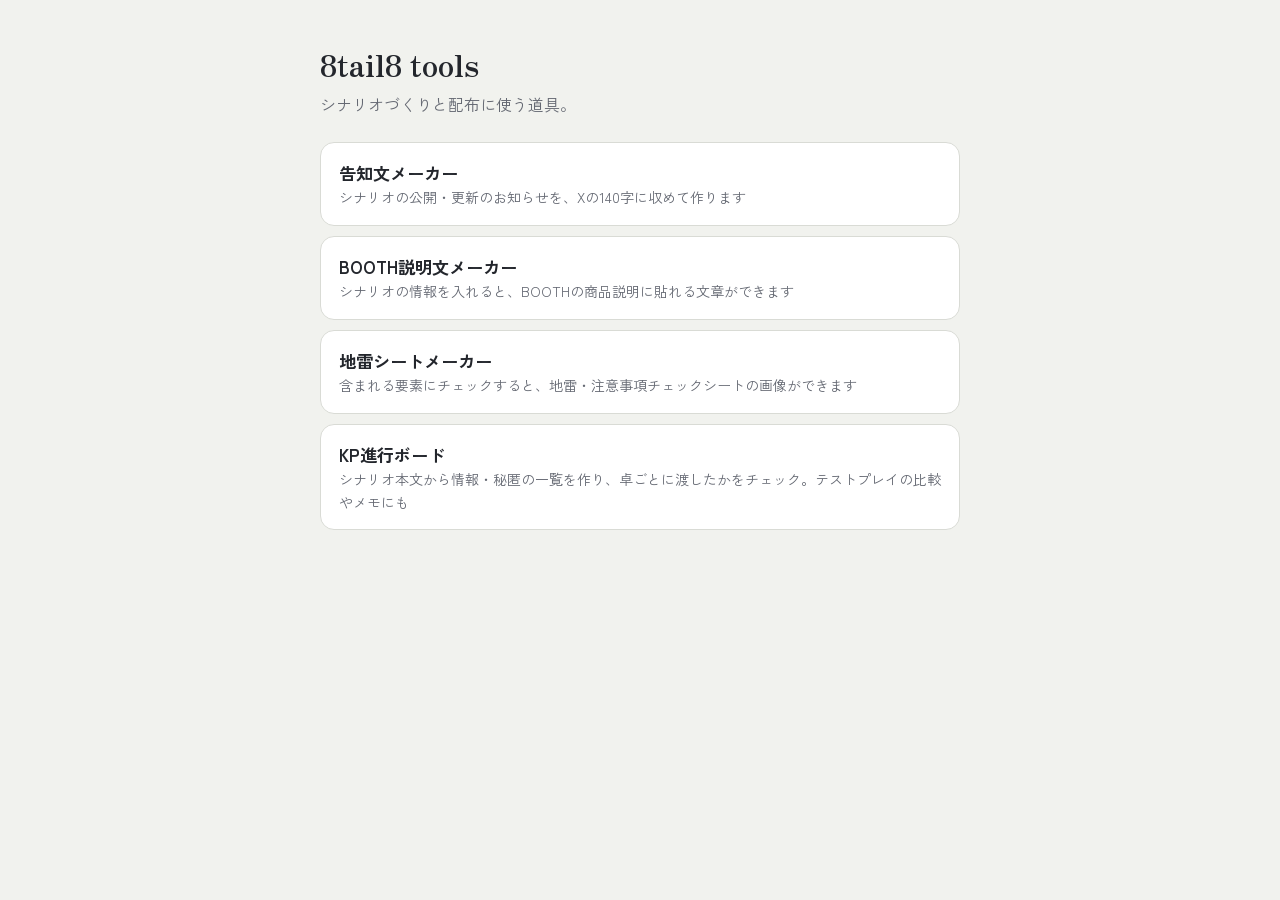
<file: index.html>
<!doctype html>
<html lang="ja">
<head>
<meta charset="utf-8">
<script src="move.js"></script>
<meta name="viewport" content="width=device-width, initial-scale=1">
<meta name="robots" content="noindex">
<title>8tail8 tools</title>
<link rel="icon" type="image/svg+xml" href="icons/icon.svg">
<link rel="icon" type="image/png" sizes="32x32" href="icons/favicon-32.png">
<link rel="apple-touch-icon" href="icons/apple-touch-icon.png">
<link rel="manifest" href="manifest.webmanifest?v=4">
<meta name="theme-color" content="#a3315e">
<link rel="preconnect" href="https://fonts.googleapis.com">
<link rel="preconnect" href="https://fonts.gstatic.com" crossorigin>
<link rel="stylesheet" href="https://fonts.googleapis.com/css2?family=Zen+Antique&family=Zen+Kaku+Gothic+New:wght@400;700&display=swap">
<style>
  :root { --bg: #f1f2ee; --panel: #fff; --ink: #23262c; --ink-2: #646872; --line: #d9dbd5; --accent: #a3315e; }
  @media (prefers-color-scheme: dark) { :root { --bg: #15171b; --panel: #1e2126; --ink: #e8e9ec; --ink-2: #a2a6af; --line: #343840; --accent: #e0709c; color-scheme: dark; } }
  body { margin: 0; background: var(--bg); color: var(--ink); font-family: "Zen Kaku Gothic New", sans-serif; line-height: 1.6; padding: 40px max(16px, env(safe-area-inset-left)) 60px; }
  main { max-width: 640px; margin: 0 auto; }
  h1 { font-family: "Zen Antique", serif; font-weight: 400; font-size: 30px; margin: 0 0 4px; }
  p.lead { color: var(--ink-2); margin: 0 0 24px; }
  a.tool { display: block; background: var(--panel); border: 1px solid var(--line); border-radius: 14px; padding: 16px 18px; color: inherit; text-decoration: none; }
  a.tool:hover { border-color: var(--accent); }
  a.tool b { font-size: 17px; }
  a.tool span { display: block; color: var(--ink-2); font-size: 14px; }
  ul { list-style: none; padding: 0; display: flex; flex-direction: column; gap: 10px; }
</style>
</head>
<body>
<main>
  <h1>8tail8 tools</h1>
  <p class="lead">シナリオづくりと配布に使う道具。</p>
  <ul>
    <li><a class="tool" href="post-maker/"><b>告知文メーカー</b><span>シナリオの公開・更新のお知らせを、Xの140字に収めて作ります</span></a></li>
    <li><a class="tool" href="booth-maker/"><b>BOOTH説明文メーカー</b><span>シナリオの情報を入れると、BOOTHの商品説明に貼れる文章ができます</span></a></li>
    <li><a class="tool" href="jirai-sheet/"><b>地雷シートメーカー</b><span>含まれる要素にチェックすると、地雷・注意事項チェックシートの画像ができます</span></a></li>
    <li><a class="tool" href="kp-board/"><b>KP進行ボード</b><span>シナリオ本文から情報・秘匿の一覧を作り、卓ごとに渡したかをチェック。テストプレイの比較やメモにも</span></a></li>
  </ul>
</main>
</body>
</html>
</file>
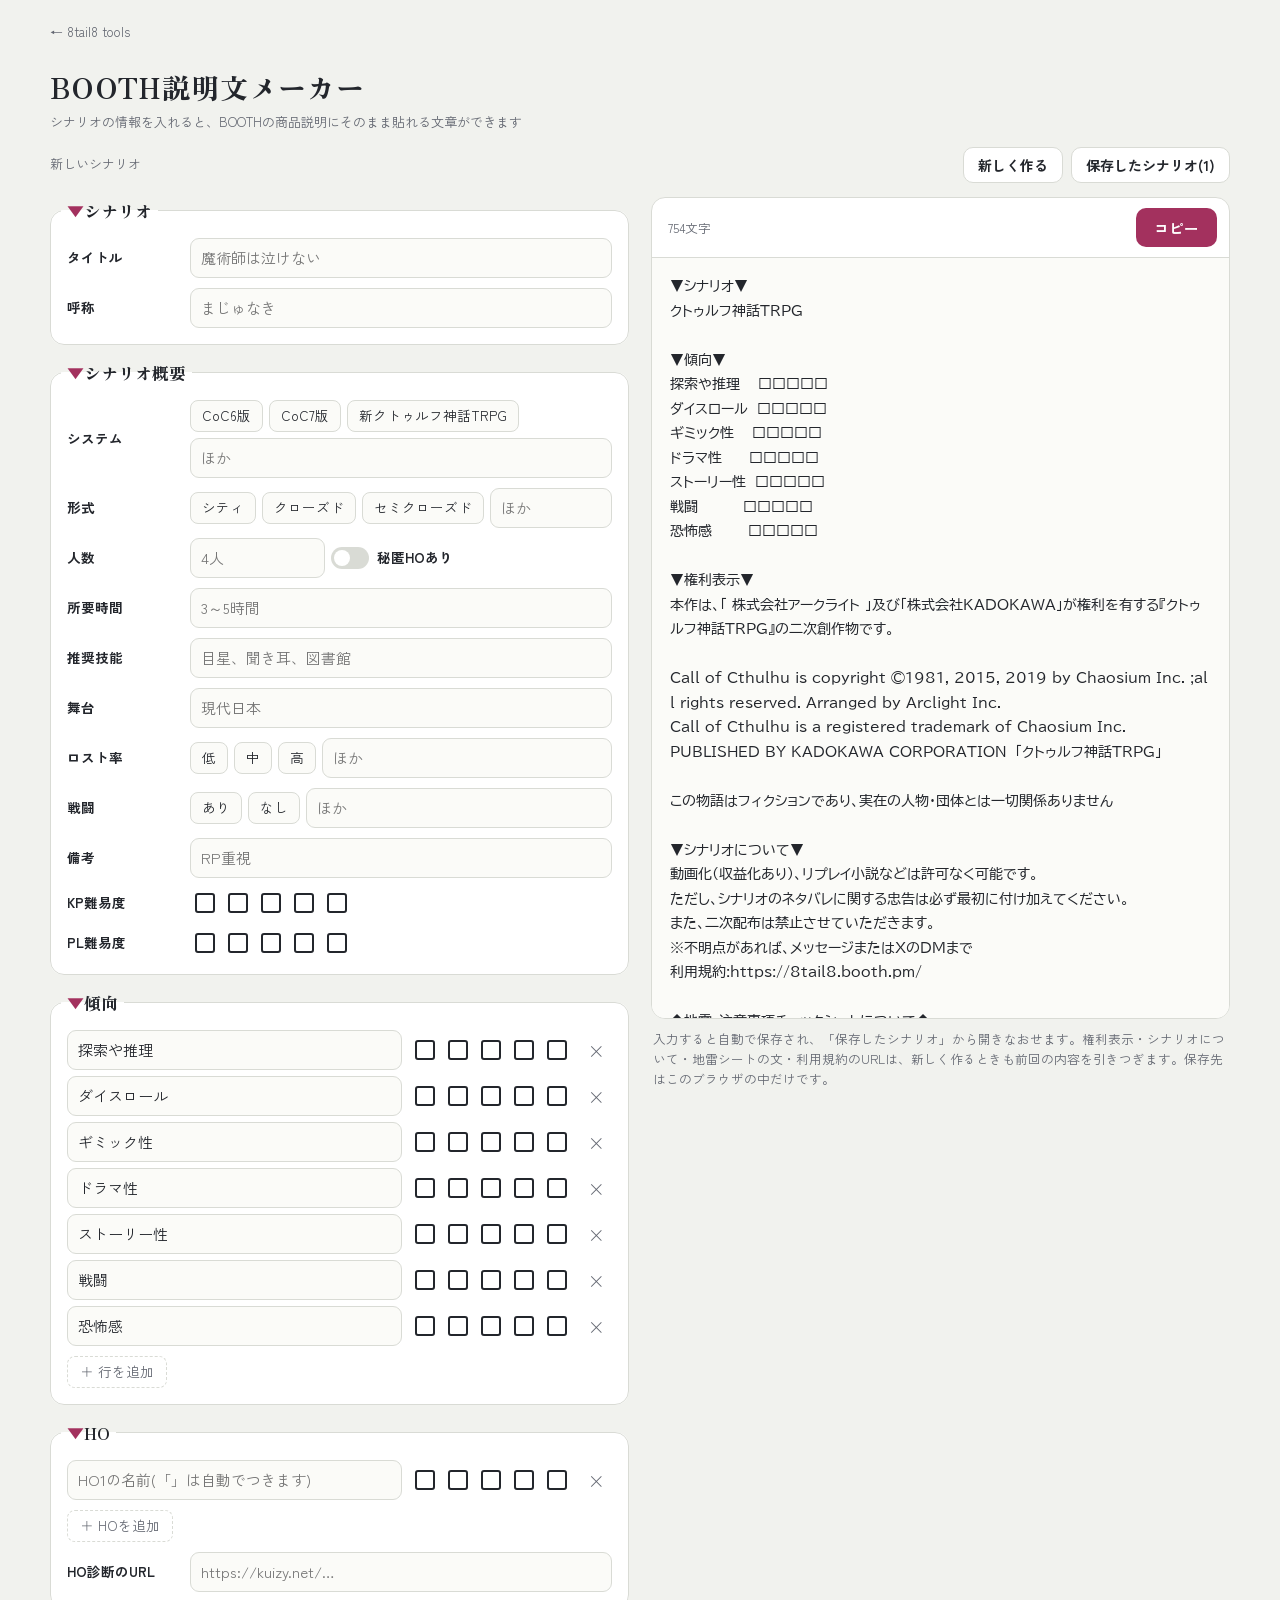
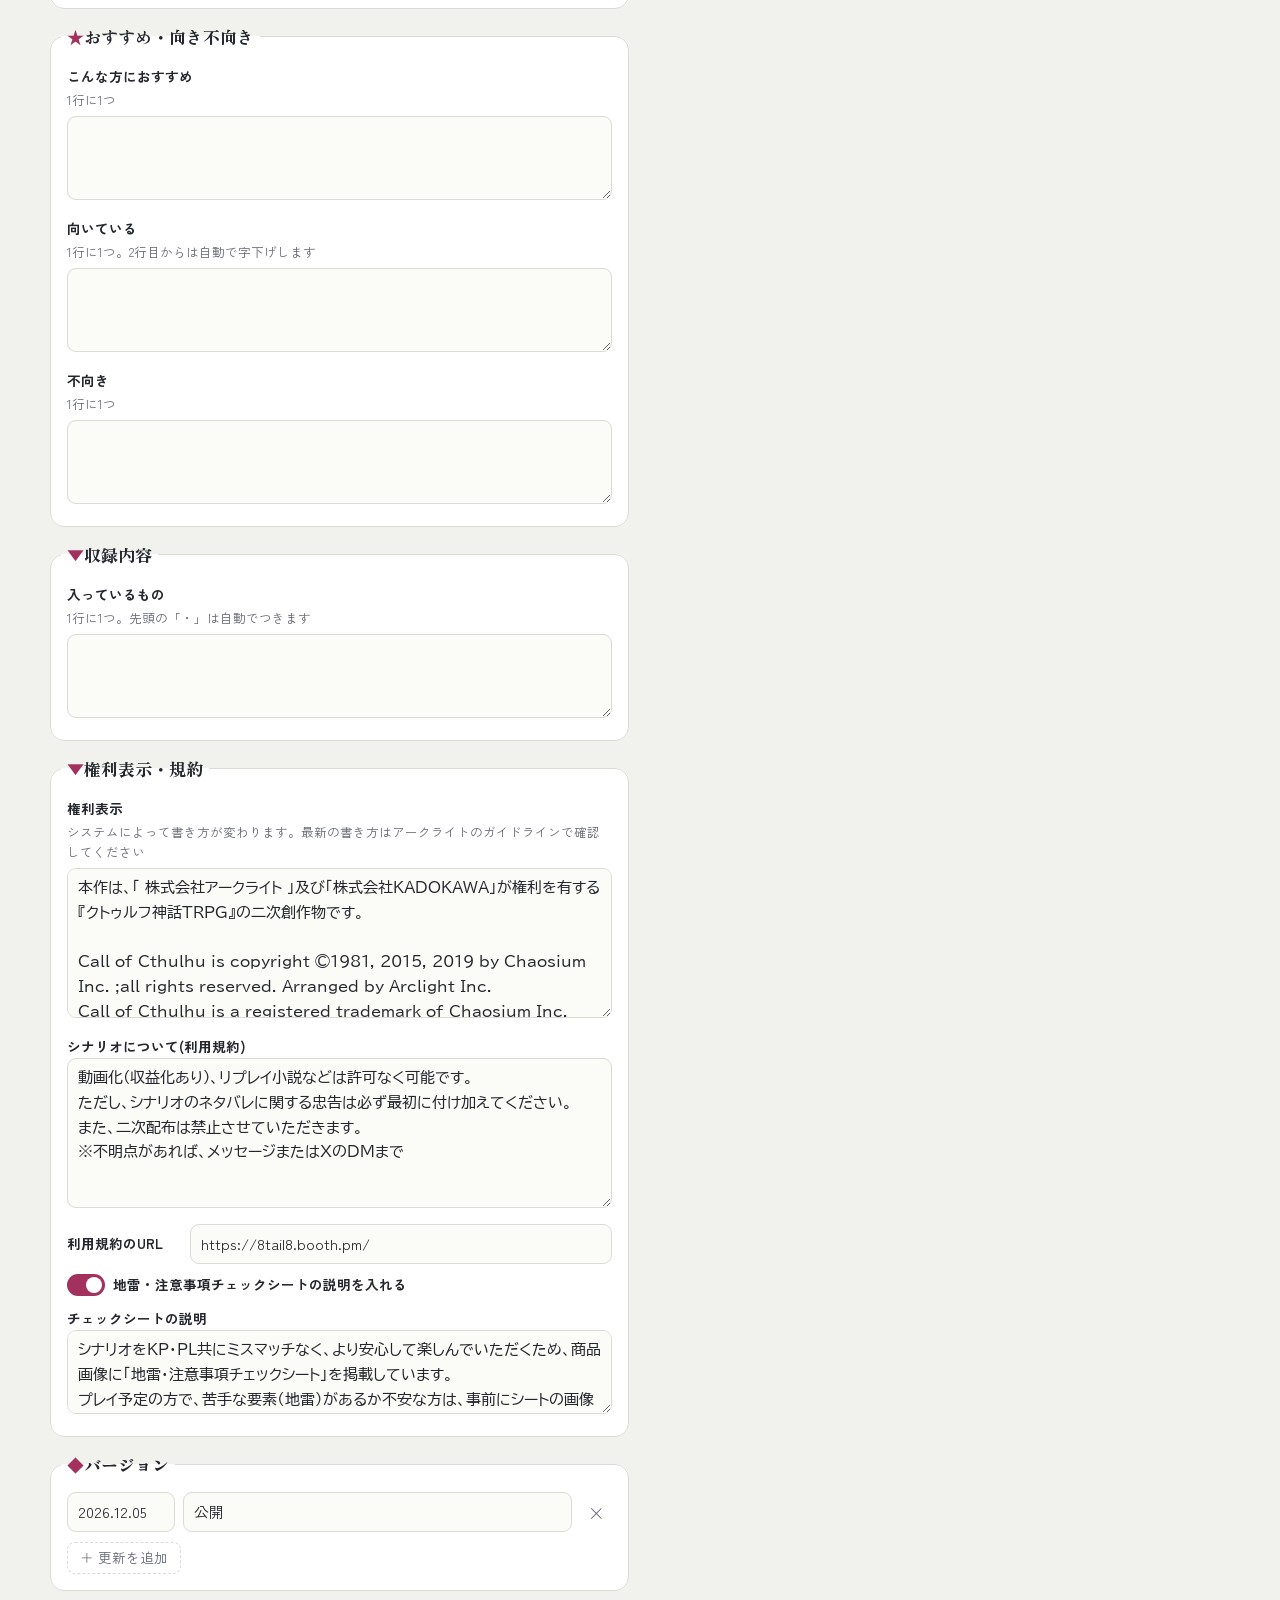
<file: booth-maker/index.html>
<!doctype html>
<html lang="ja">
<head>
<meta charset="utf-8">
<script src="../move.js"></script>
<meta name="viewport" content="width=device-width, initial-scale=1, viewport-fit=cover">
<meta name="robots" content="noindex">
<title>BOOTH説明文メーカー</title>
<link rel="icon" type="image/svg+xml" href="../icons/icon.svg">
<link rel="icon" type="image/png" sizes="32x32" href="../icons/favicon-32.png">
<link rel="apple-touch-icon" href="../icons/apple-touch-icon.png">
<link rel="manifest" href="../manifest.webmanifest?v=4">
<meta name="theme-color" content="#a3315e">
<meta name="claude:viewport-fit-sides" content="cover">
<link rel="preconnect" href="https://fonts.googleapis.com">
<link rel="preconnect" href="https://fonts.gstatic.com" crossorigin>
<link rel="stylesheet" href="https://fonts.googleapis.com/css2?family=Zen+Antique&family=Zen+Kaku+Gothic+New:wght@400;500;700&family=BIZ+UDPGothic&display=swap">
<style>
/* 左に入力、右に「BOOTHに貼る完成文」。スマホでは上のタブで切りかえ */
:root {
  --bg: #f1f2ee;
  --panel: #ffffff;
  --ink: #23262c;
  --ink-2: #646872;
  --line: #d9dbd5;
  --accent: #a3315e;
  --accent-ink: #ffffff;
  --accent-wash: #f6e4ea;
  --paper: #fbfbf8;
  --display: "Zen Antique", "Hiragino Mincho ProN", serif;
  --body: "Zen Kaku Gothic New", "Hiragino Sans", "Noto Sans JP", sans-serif;
  --text: "BIZ UDPGothic", "Hiragino Sans", "Noto Sans JP", sans-serif;
}
@media (prefers-color-scheme: dark) {
  :root:not([data-theme="light"]) {
    --bg: #15171b; --panel: #1e2126; --ink: #e8e9ec; --ink-2: #a2a6af; --line: #343840;
    --accent: #e0709c; --accent-ink: #1a0f14; --accent-wash: #3a2330; --paper: #191b1f; color-scheme: dark;
  }
}
:root[data-theme="dark"] {
  --bg: #15171b; --panel: #1e2126; --ink: #e8e9ec; --ink-2: #a2a6af; --line: #343840;
  --accent: #e0709c; --accent-ink: #1a0f14; --accent-wash: #3a2330; --paper: #191b1f; color-scheme: dark;
}

* { box-sizing: border-box; }
body {
  background: var(--bg); color: var(--ink); font-family: var(--body); font-size: 15px; line-height: 1.6;
  padding-left: max(16px, env(safe-area-inset-left, 0px)); padding-right: max(16px, env(safe-area-inset-right, 0px));
  padding-block: 0 96px;
}
button, input, textarea { font: inherit; color: inherit; }
button { cursor: pointer; }
:focus-visible { outline: 3px solid var(--accent); outline-offset: 2px; }

.wrap { max-width: 1180px; margin: 0 auto; }
header.top { display: flex; flex-wrap: wrap; align-items: flex-end; justify-content: space-between; gap: 8px 16px; padding-block: 22px 14px; }
h1 { font-family: var(--display); font-weight: 400; font-size: 28px; margin: 0; letter-spacing: .04em; text-wrap: balance; }
h1 small { display: block; font-family: var(--body); font-size: 13px; color: var(--ink-2); letter-spacing: 0; margin-top: 2px; }

.home-link { display: inline-block; font-size: 13px; color: var(--ink-2); text-decoration: none; padding-top: 14px; }
.home-link:hover { color: var(--accent); }
.toolbar { display: flex; flex-wrap: wrap; gap: 8px; align-items: center; margin-bottom: 14px; }
.toolbar .now { font-size: 13px; color: var(--ink-2); margin-right: auto; min-width: 0; }
.toolbar .now b { color: var(--ink); }
.tbtn { border: 1.5px solid var(--line); background: var(--panel); border-radius: 10px; padding: 6px 14px; font-size: 14px; font-weight: 700; }
.tbtn:hover { border-color: var(--accent); color: var(--accent); }
.panel { background: var(--panel); border: 1px solid var(--line); border-radius: 14px; padding: 6px 14px 10px; margin-bottom: 14px; }
.panel h2 { font-family: var(--display); font-weight: 400; font-size: 17px; margin: 8px 0 4px; display: flex; justify-content: space-between; align-items: center; }
.saved-row { display: grid; grid-template-columns: minmax(0, 1fr) auto auto; gap: 8px; align-items: center; padding: 8px 0; border-top: 1px solid var(--line); }
.saved-row .t { font-weight: 700; overflow: hidden; text-overflow: ellipsis; white-space: nowrap; }
.saved-row .d { font-size: 12px; color: var(--ink-2); font-weight: 400; margin-left: 6px; }
.saved-row .cur { font-size: 11px; background: var(--accent-wash); color: var(--accent); border-radius: 6px; padding: 0 6px; margin-left: 6px; font-weight: 700; }
.mini { border: 1.5px solid var(--line); background: none; border-radius: 8px; padding: 3px 10px; font-size: 13px; font-weight: 700; }
.mini.del { color: var(--ink-2); }
.mini.del.sure { background: var(--accent); color: var(--accent-ink); border-color: var(--accent); }

.tabs { display: none; }
.cols { display: grid; grid-template-columns: minmax(0, 1fr) minmax(0, 1fr); gap: 22px; align-items: start; }

/* 入力 */
.form { display: flex; flex-direction: column; gap: 14px; min-width: 0; }
fieldset { border: 1px solid var(--line); background: var(--panel); border-radius: 14px; padding: 14px 16px 16px; margin: 0; min-width: 0; display: flex; flex-direction: column; gap: 10px; }
legend { font-family: var(--display); font-size: 17px; padding: 0 6px; margin-left: -6px; }
legend .mark { color: var(--accent); }
.hint { font-size: 12.5px; color: var(--ink-2); margin: -4px 0 0; }
.row { display: grid; grid-template-columns: 7.5em minmax(0, 1fr); gap: 10px; align-items: center; }
.row > label, .row > .k { font-size: 13.5px; font-weight: 700; }
input[type="text"], input[type="url"], textarea {
  width: 100%; min-width: 0; border: 1.5px solid var(--line); background: var(--paper); border-radius: 9px; padding: 7px 10px; font-size: 15px;
}
textarea { min-height: 84px; resize: vertical; line-height: 1.65; font-family: var(--text); }
textarea.tall { min-height: 150px; }
input:focus, textarea:focus { border-color: var(--accent); outline: none; }

.chips { display: flex; flex-wrap: wrap; gap: 6px; align-items: center; }
.chip { border: 1.5px solid var(--line); background: var(--paper); border-radius: 8px; padding: 4px 11px; font-size: 13.5px; }
.chip.on { background: var(--accent); color: var(--accent-ink); border-color: var(--accent); }
.chips input { flex: 1; min-width: 8em; }

/* ■□ のつまみ */
.sq { display: inline-flex; gap: 3px; }
.sq button { width: 30px; height: 30px; border: 0; background: none; padding: 0; display: grid; place-items: center; }
.sq button span { width: 20px; height: 20px; border: 2px solid var(--ink); border-radius: 3px; transition: background-color .12s; }
.sq button.on span { background: var(--ink); }
.sq button:hover span { border-color: var(--accent); }

.list { display: flex; flex-direction: column; gap: 6px; }
.li { display: grid; grid-template-columns: minmax(0, 1fr) auto 32px; gap: 8px; align-items: center; }
.li.ver { grid-template-columns: 7.2em minmax(0, 1fr) 32px; }
.x { width: 32px; height: 32px; border: 0; background: none; color: var(--ink-2); border-radius: 8px; font-size: 18px; line-height: 1; }
.x:hover { background: var(--accent-wash); color: var(--accent); }
.add { align-self: flex-start; border: 1.5px dashed var(--line); background: none; border-radius: 8px; padding: 4px 12px; font-size: 13.5px; color: var(--ink-2); }
.add:hover { border-color: var(--accent); color: var(--accent); }
.switch { display: flex; align-items: center; gap: 8px; font-size: 13.5px; font-weight: 700; border: 0; background: none; padding: 0; text-align: left; }
.switch i { width: 38px; height: 22px; border-radius: 99px; background: var(--line); position: relative; flex: none; transition: background-color .15s; }
.switch i::after { content: ""; position: absolute; top: 3px; left: 3px; width: 16px; height: 16px; border-radius: 50%; background: var(--panel); transition: transform .15s; }
.switch[aria-checked="true"] i { background: var(--accent); }
.switch[aria-checked="true"] i::after { transform: translateX(16px); }

/* 完成文 */
.out { position: sticky; top: calc(env(safe-area-inset-top, 0px) + 12px); min-width: 0; }
.out-card { background: var(--panel); border: 1px solid var(--line); border-radius: 14px; overflow: hidden; }
.out-head { display: flex; align-items: center; justify-content: space-between; gap: 10px; padding: 10px 12px 10px 16px; border-bottom: 1px solid var(--line); }
.out-head .meta { font-size: 12.5px; color: var(--ink-2); font-variant-numeric: tabular-nums; }
.copy { background: var(--accent); color: var(--accent-ink); border: 0; border-radius: 10px; padding: 8px 18px; font-weight: 700; font-size: 14.5px; }
.copy.done { background: var(--ink); color: var(--bg); }
pre#preview {
  margin: 0; padding: 16px 18px 22px; font-family: var(--text); font-size: 14px; line-height: 1.75; white-space: pre-wrap; word-break: break-all;
  max-height: calc(100vh - 140px); overflow: auto; background: var(--paper);
}
.note { font-size: 12.5px; color: var(--ink-2); margin: 10px 2px 0; }
.sample { display: inline-block; font-size: 12px; background: var(--accent-wash); color: var(--accent); border-radius: 6px; padding: 1px 8px; margin-left: 6px; vertical-align: 2px; }

.toast { position: fixed; left: 50%; bottom: calc(18px + env(safe-area-inset-bottom, 0px)); transform: translateX(-50%); background: var(--ink); color: var(--bg); padding: 8px 18px; border-radius: 10px; font-size: 14px; font-weight: 700; z-index: 20; }

@media (max-width: 860px) {
  .tabs { display: grid; grid-template-columns: 1fr 1fr; gap: 4px; background: var(--line); padding: 4px; border-radius: 12px; margin-bottom: 12px; position: sticky; top: env(safe-area-inset-top, 0px); z-index: 5; }
  .tabs button { border: 0; border-radius: 9px; padding: 8px; font-weight: 700; background: none; }
  .tabs button.on { background: var(--panel); }
  .cols { grid-template-columns: minmax(0, 1fr); }
  .cols[data-view="form"] .out { display: none; }
  .cols[data-view="out"] .form { display: none; }
  .out { position: static; }
  pre#preview { max-height: none; }
  .row { grid-template-columns: minmax(0, 1fr); gap: 4px; }
  .fab { display: block; }
}
.fab { display: none; position: fixed; right: max(16px, env(safe-area-inset-right, 0px)); bottom: calc(16px + env(safe-area-inset-bottom, 0px)); z-index: 10; box-shadow: 0 4px 14px rgba(0, 0, 0, .18); }
@media (prefers-reduced-motion: reduce) { * { transition: none !important; } }
</style>
</head>
<body>

<div class="wrap">
  <a class="home-link" href="../">← 8tail8 tools</a>
  <header class="top">
    <h1>BOOTH説明文メーカー<small>シナリオの情報を入れると、BOOTHの商品説明にそのまま貼れる文章ができます</small></h1>
  </header>

  <div class="toolbar" id="toolbar"></div>
  <div class="panel" id="saved-panel" hidden></div>

  <div class="tabs" role="tablist" aria-label="表示の切りかえ">
    <button id="tab-form" class="on" data-view="form" role="tab" aria-selected="true">入力</button>
    <button id="tab-out" data-view="out" role="tab" aria-selected="false">完成文</button>
  </div>

  <div class="cols" id="cols" data-view="form">
    <form class="form" id="form" autocomplete="off"></form>
    <aside class="out" aria-label="完成文">
      <div class="out-card">
        <div class="out-head"><span class="meta" id="count"></span><button type="button" class="copy" id="copy">コピー</button></div>
        <pre id="preview"></pre>
      </div>
      <p class="note">入力すると自動で保存され、「保存したシナリオ」から開きなおせます。権利表示・シナリオについて・地雷シートの文・利用規約のURLは、新しく作るときも前回の内容を引きつぎます。保存先はこのブラウザの中だけです。</p>
    </aside>
  </div>
</div>
<button type="button" class="copy fab" id="copy2">完成文をコピー</button>

<script>
(() => {
  const FW = '　';
  const KEY = 'booth-maker-v1';
  const COMMON = ['rights', 'about', 'termsUrl', 'jirai', 'jiraiOn'];

  const SAMPLE = {
    title: '魔術師は泣けない', nick: 'まじゅなき',
    system: 'CoC6版', format: 'シティ', players: '4人', secret: true, time: '3～5時間',
    skills: '隠れる、目星、など', stage: '1920年代異世界、雪国', lost: '中', battle: 'あり', remarks: 'RP重視、PvPの可能性あり',
    kp: 4, pl: 4,
    trends: [['探索や推理', 3], ['ダイスロール', 3], ['ギミック性', 3], ['ドラマ性', 5], ['ストーリー性', 4], ['戦闘', 4], ['恐怖感', 2]],
    hos: [['万屋', 3], ['経営者', 5], ['薬草売り', 4], ['勇者', 5]],
    hoUrl: 'https://kuizy.net/analysis/30069',
    recommend: 'ファンタジーテイストな異世界観やダークファンタジーが好きだ 。\n秘匿HOによる疑心暗鬼や、思惑の探り合いを楽しみたい 。\n買い物等のゲーム的なギミックも楽しみたい 。',
    good: 'PvPの可能性をスリリングな展開として楽しめる 。\n感情を抱えながら立ち回るのが得意。',
    bad: '絶対に他のPCと対立したくない。\n自分が裏切られたり、騙されたりするとリアルで傷つく。',
    contents: 'シナリオ本文(pdf、txt、ドキュメント　19164文字)\nトレーラー画像\nマップ画像\n地雷チェックシート',
    rights: '本作は、「 株式会社アークライト 」及び「株式会社KADOKAWA」が権利を有する『クトゥルフ神話TRPG』の二次創作物です。\n\nCall of Cthulhu is copyright ©1981, 2015, 2019 by Chaosium Inc. ;all rights reserved. Arranged by Arclight Inc.\nCall of Cthulhu is a registered trademark of Chaosium Inc.\nPUBLISHED BY KADOKAWA CORPORATION　「クトゥルフ神話TRPG」\n\nこの物語はフィクションであり、実在の人物・団体とは一切関係ありません',
    about: '動画化(収益化あり)、リプレイ小説などは許可なく可能です。\nただし、シナリオのネタバレに関する忠告は必ず最初に付け加えてください。\nまた、二次配布は禁止させていただきます。\n※不明点があれば、メッセージまたはXのDMまで',
    termsUrl: 'https://8tail8.booth.pm/',
    jiraiOn: true,
    jirai: 'シナリオをKP・PL共にミスマッチなく、より安心して楽しんでいただくため、商品画像に「地雷・注意事項チェックシート」を掲載しています。\nプレイ予定の方で、苦手な要素（地雷）があるか不安な方は、事前にシートの画像をご確認ください。',
    versions: [['2025.12.10', 'サンプルを公開'], ['2026.03.02', 'シナリオパックを公開(ver1.30)'], ['2026.05.22', 'txtファイルの追加、ドキュメントリンクの追加 (ver1.40)']],
  };

  const blank = (keep) => ({
    title: '', nick: '', system: '', format: '', players: '', secret: false, time: '', skills: '', stage: '', lost: '', battle: '', remarks: '',
    kp: 0, pl: 0,
    trends: (keep.trends || SAMPLE.trends).map(([l]) => [l, 0]),
    hos: [['', 0]], hoUrl: '', recommend: '', good: '', bad: '', contents: '',
    versions: [[today(), '公開']],
    ...Object.fromEntries(COMMON.map((k) => [k, keep[k] ?? SAMPLE[k]])),
  });
  function today() { const d = new Date(); return `${d.getFullYear()}.${String(d.getMonth() + 1).padStart(2, '0')}.${String(d.getDate()).padStart(2, '0')}`; }

  // 保存(このブラウザの中だけ)
  let store = { list: [{ id: 'sample', data: SAMPLE, updated: Date.now() }], cur: null };
  try { const s = JSON.parse(localStorage.getItem(KEY)); if (s && Array.isArray(s.list)) store = s; } catch (e) { /* 保存なしでも動く */ }
  const save = () => { try { localStorage.setItem(KEY, JSON.stringify(store)); } catch (e) { /* 保存できなくても動く */ } };
  const curItem = () => store.list.find((x) => x.id === store.cur) || null;
  // 共通の文(権利表示など)は、いちばん最近さわったシナリオから引きつぐ
  const latestData = () => [...store.list].sort((a, b) => (b.updated || 0) - (a.updated || 0))[0]?.data || SAMPLE;
  // 開いたときは、いつも新しいまっさらな状態から
  store.cur = null;
  let S = blank(latestData());
  let panelOpen = false;
  let confirmId = null;
  let query = '';

  /* ---------- 完成文をつくる ---------- */
  const width = (s) => [...s].reduce((w, c) => w + (/[\x20-\x7e｡-ﾟ]/.test(c) ? 0.5 : 1), 0);
  const pad = (s, w) => s + FW.repeat(Math.max(0, Math.round(w - width(s))));
  const bar = (n) => '■'.repeat(n) + '□'.repeat(5 - n);
  const lines = (t) => String(t || '').split('\n').map((l) => l.replace(/\s+$/, '')).filter((l) => l.trim());

  function build() {
    const out = [];
    const sec = (head, body) => { const b = body.filter((x) => x !== null && x !== undefined && x !== ''); if (b.length) out.push([head, ...b].join('\n')); };
    sec('▼シナリオ▼', [
      'クトゥルフ神話TRPG',
      S.title ? `『 ${S.title} 』` : '',
      S.nick ? `呼${FW}${FW}称：${S.nick}` : '',
    ]);
    const kv = [
      ['システム', S.system], [`形${FW}${FW}式`, S.format],
      [`人${FW}${FW}数`, S.players ? S.players + (S.secret ? ' (秘匿HOあり)' : '') : ''],
      ['所要時間', S.time], ['推奨技能', S.skills], [`舞${FW}${FW}台`, S.stage], ['ロスト率', S.lost],
      [`戦${FW}${FW}闘`, S.battle], [`備${FW}${FW}考`, S.remarks],
      ['KP難易度', S.kp ? bar(S.kp) : ''], ['PL難易度', S.pl ? bar(S.pl) : ''],
    ];
    sec('▼シナリオ概要▼', kv.filter(([, v]) => v).map(([k, v]) => `${k}：${v}`));
    const tr = S.trends.filter(([l]) => l.trim());
    const tw = Math.max(7, ...tr.map(([l]) => width(l) + 1));
    sec('▼傾向▼', tr.map(([l, v]) => pad(l, tw) + bar(v)));
    const hos = S.hos.filter(([n]) => n.trim());
    const hw = Math.max(7, ...hos.map(([n]) => width(`「${n}」`) + 1));
    sec('▼HO▼', hos.map(([n, v], i) => `HO${i + 1}：${pad(`「${n}」`, hw)}${v ? `難易度：${bar(v)}` : ''}`));
    if (S.hoUrl.trim()) out.push(`HO診断\n${S.hoUrl.trim()}`);
    sec('★こんな方におすすめ★', lines(S.recommend));
    const g = lines(S.good); const b = lines(S.bad);
    const indent = FW.repeat(6);
    sec('★向き不向き★', [
      ...g.map((l, i) => (i ? indent : '向いている：') + l),
      ...b.map((l, i) => (i ? indent : `不${FW}向${FW}き：`) + l),
    ]);
    sec('▼収録内容▼', lines(S.contents).map((l) => (/^[・･]/.test(l) ? l : '・' + l)));
    if (S.rights.trim()) out.push(`▼権利表示▼\n${S.rights.trim()}`);
    const about = [S.about.trim(), S.termsUrl.trim() ? `利用規約:${S.termsUrl.trim()}` : ''].filter(Boolean).join('\n');
    if (about) out.push(`▼シナリオについて▼\n${about}`);
    if (S.jiraiOn && S.jirai.trim()) out.push(`◆地雷・注意事項チェックシートについて◆\n${S.jirai.trim()}`);
    const vs = S.versions.filter(([d, t]) => d.trim() || t.trim());
    if (vs.length) out.push(`バージョン\n${vs.map(([d, t]) => `${d.trim()} ${t.trim()}`).join('\n')}`);
    return out.join('\n\n');
  }

  /* ---------- 入力欄 ---------- */
  const esc = (s) => String(s ?? '').replace(/[&<>"]/g, (c) => ({ '&': '&amp;', '<': '&lt;', '>': '&gt;', '"': '&quot;' })[c]);
  const text = (id, label, ph = '') => `<div class="row"><label for="f-${id}">${label}</label><input type="text" id="f-${id}" data-k="${id}" value="${esc(S[id])}" placeholder="${esc(ph)}"></div>`;
  const area = (id, label, hint = '', tall = false) => `<div><label class="k" for="f-${id}" style="font-size:13.5px;font-weight:700">${label}</label>${hint ? `<p class="hint" style="margin:2px 0 6px">${hint}</p>` : ''}<textarea id="f-${id}" data-k="${id}" class="${tall ? 'tall' : ''}">${esc(S[id])}</textarea></div>`;
  const squares = (path, v, label) => `<span class="sq" role="radiogroup" aria-label="${esc(label)}">${[1, 2, 3, 4, 5].map((n) => `<button type="button" class="${n <= v ? 'on' : ''}" data-sq="${path}" data-n="${n}" role="radio" aria-checked="${n === v}" aria-label="${n}"><span></span></button>`).join('')}</span>`;
  const chips = (id, opts, label) => `<div class="row"><span class="k">${label}</span><div class="chips">${opts.map((o) => `<button type="button" class="chip ${S[id] === o ? 'on' : ''}" data-chip="${id}" data-v="${esc(o)}">${esc(o)}</button>`).join('')}<input type="text" id="f-${id}" data-k="${id}" value="${esc(opts.includes(S[id]) ? '' : S[id])}" placeholder="ほか" aria-label="${label}(自由入力)"></div></div>`;

  function renderForm() {
    document.getElementById('form').innerHTML = `
    <fieldset><legend><span class="mark">▼</span>シナリオ</legend>
      ${text('title', 'タイトル', '魔術師は泣けない')}
      ${text('nick', '呼称', 'まじゅなき')}
    </fieldset>
    <fieldset><legend><span class="mark">▼</span>シナリオ概要</legend>
      ${chips('system', ['CoC6版', 'CoC7版', '新クトゥルフ神話TRPG'], 'システム')}
      ${chips('format', ['シティ', 'クローズド', 'セミクローズド'], '形式')}
      <div class="row"><label for="f-players">人数</label><div class="chips"><input type="text" id="f-players" data-k="players" value="${esc(S.players)}" placeholder="4人" style="max-width:9em">
        <button type="button" class="switch" data-flag="secret" role="switch" aria-checked="${S.secret}"><i></i>秘匿HOあり</button></div></div>
      ${text('time', '所要時間', '3～5時間')}
      ${text('skills', '推奨技能', '目星、聞き耳、図書館')}
      ${text('stage', '舞台', '現代日本')}
      ${chips('lost', ['低', '中', '高'], 'ロスト率')}
      ${chips('battle', ['あり', 'なし'], '戦闘')}
      ${text('remarks', '備考', 'RP重視')}
      <div class="row"><span class="k">KP難易度</span>${squares('kp', S.kp, 'KP難易度')}</div>
      <div class="row"><span class="k">PL難易度</span>${squares('pl', S.pl, 'PL難易度')}</div>
    </fieldset>
    <fieldset><legend><span class="mark">▼</span>傾向</legend>
      <div class="list">${S.trends.map(([l, v], i) => `<div class="li"><input type="text" id="f-tr${i}" data-arr="trends" data-i="${i}" value="${esc(l)}" aria-label="傾向の名前">${squares(`trends.${i}`, v, l || '傾向')}<button type="button" class="x" data-del="trends" data-i="${i}" aria-label="この行を消す">×</button></div>`).join('')}</div>
      <button type="button" class="add" data-addrow="trends">＋ 行を追加</button>
    </fieldset>
    <fieldset><legend><span class="mark">▼</span>HO</legend>
      <div class="list">${S.hos.map(([n, v], i) => `<div class="li"><input type="text" id="f-ho${i}" data-arr="hos" data-i="${i}" value="${esc(n)}" placeholder="HO${i + 1}の名前(「」は自動でつきます)" aria-label="HO${i + 1}の名前">${squares(`hos.${i}`, v, `HO${i + 1}の難易度`)}<button type="button" class="x" data-del="hos" data-i="${i}" aria-label="このHOを消す">×</button></div>`).join('')}</div>
      <button type="button" class="add" data-addrow="hos">＋ HOを追加</button>
      ${text('hoUrl', 'HO診断のURL', 'https://kuizy.net/…')}
    </fieldset>
    <fieldset><legend><span class="mark">★</span>おすすめ・向き不向き</legend>
      ${area('recommend', 'こんな方におすすめ', '1行に1つ')}
      ${area('good', '向いている', '1行に1つ。2行目からは自動で字下げします')}
      ${area('bad', '不向き', '1行に1つ')}
    </fieldset>
    <fieldset><legend><span class="mark">▼</span>収録内容</legend>
      ${area('contents', '入っているもの', '1行に1つ。先頭の「・」は自動でつきます')}
    </fieldset>
    <fieldset><legend><span class="mark">▼</span>権利表示・規約</legend>
      ${area('rights', '権利表示', 'システムによって書き方が変わります。最新の書き方はアークライトのガイドラインで確認してください', true)}
      ${area('about', 'シナリオについて(利用規約)', '', true)}
      ${text('termsUrl', '利用規約のURL', 'https://…')}
      <button type="button" class="switch" data-flag="jiraiOn" role="switch" aria-checked="${S.jiraiOn}"><i></i>地雷・注意事項チェックシートの説明を入れる</button>
      ${S.jiraiOn ? area('jirai', 'チェックシートの説明') : ''}
    </fieldset>
    <fieldset><legend><span class="mark">◆</span>バージョン</legend>
      <div class="list">${S.versions.map(([d, t], i) => `<div class="li ver"><input type="text" id="f-vd${i}" data-arr="versions" data-i="${i}" data-j="0" value="${esc(d)}" aria-label="日付"><input type="text" id="f-vt${i}" data-arr="versions" data-i="${i}" data-j="1" value="${esc(t)}" aria-label="内容"><button type="button" class="x" data-del="versions" data-i="${i}" aria-label="この行を消す">×</button></div>`).join('')}</div>
      <button type="button" class="add" data-addrow="versions">＋ 更新を追加</button>
    </fieldset>`;
  }

  const fmtDate = (t) => { if (!t) return ''; const d = new Date(t); return `${d.getMonth() + 1}/${d.getDate()}`; };
  function renderSaved() {
    const cur = curItem();
    document.getElementById('toolbar').innerHTML = `
      <span class="now">${cur ? `編集中:<b>${esc(cur.data.title || '(無題)')}</b>` : '新しいシナリオ'}</span>
      <button type="button" class="tbtn" data-new>新しく作る</button>
      <button type="button" class="tbtn" data-list aria-expanded="${panelOpen}">保存したシナリオ(${store.list.length})</button>`;
    const p = document.getElementById('saved-panel');
    p.hidden = !panelOpen;
    if (!panelOpen) return;
    const q = query.trim().toLowerCase();
    const all = [...store.list].sort((a, b) => (b.updated || 0) - (a.updated || 0));
    const hit = (x) => [x.data.title, x.data.nick, x.data.stage, x.data.system].some((v) => String(v || '').toLowerCase().includes(q));
    const list = q ? all.filter(hit) : all;
    const keep = document.activeElement && document.activeElement.id === 'q';
    p.innerHTML = `<h2>保存したシナリオ<button type="button" class="mini" data-list aria-label="とじる">とじる</button></h2>
      ${all.length ? `<input type="text" id="q" placeholder="タイトル・呼称・舞台でさがす" value="${esc(query)}" aria-label="保存したシナリオをさがす" style="margin:4px 0 6px">` : ''}
      ${all.length && !list.length ? '<p class="note">見つかりませんでした。</p>' : ''}
      ${list.length ? list.map((x) => `<div class="saved-row">
        <span class="t">${esc(x.data.title || '(無題)')}<span class="d">${fmtDate(x.updated)}</span>${x.id === store.cur ? '<span class="cur">編集中</span>' : ''}</span>
        <button type="button" class="mini" data-open="${x.id}">開く</button>
        <button type="button" class="mini del ${confirmId === x.id ? 'sure' : ''}" data-remove="${x.id}">${confirmId === x.id ? '本当に消す' : '消す'}</button>
      </div>`).join('') : all.length ? '' : '<p class="note">まだありません。入力すると自動で保存されます。</p>'}`;
    if (keep) { const el = document.getElementById('q'); el.focus(); el.setSelectionRange(el.value.length, el.value.length); }
  }

  function renderOut() {
    const t = build();
    document.getElementById('preview').textContent = t;
    document.getElementById('count').textContent = `${[...t].length.toLocaleString()}文字`;
  }

  const hasContent = () => !!(S.title.trim() || S.nick.trim() || S.recommend.trim() || S.contents.trim() || S.hos.some(([n]) => n.trim()));
  function commit() {
    let it = curItem();
    if (!it) {
      if (!hasContent()) { renderOut(); return; }
      it = { id: 's' + Date.now().toString(36), data: null };
      store.list.push(it);
      store.cur = it.id;
    }
    it.data = JSON.parse(JSON.stringify(S));
    it.updated = Date.now();
    save();
    renderSaved();
    renderOut();
  }
  const full = () => { renderSaved(); renderForm(); renderOut(); };

  /* ---------- 操作 ---------- */
  document.addEventListener('input', (e) => {
    const t = e.target;
    if (t.id === 'q') { query = t.value; renderSaved(); return; }
    if (t.dataset.k) { S[t.dataset.k] = t.value; if (t.closest('.chips')) t.closest('.chips').querySelectorAll('.chip').forEach((c) => c.classList.toggle('on', c.dataset.v === t.value)); }
    else if (t.dataset.arr) { const row = S[t.dataset.arr][Number(t.dataset.i)]; row[Number(t.dataset.j || 0)] = t.value; }
    else return;
    commit();
    if (t.dataset.k === 'title') renderSaved();
  });

  let toastT;
  function toast(msg) {
    let el = document.querySelector('.toast');
    if (!el) { el = document.createElement('div'); el.className = 'toast'; el.setAttribute('role', 'status'); document.body.appendChild(el); }
    el.textContent = msg; el.hidden = false;
    clearTimeout(toastT); toastT = setTimeout(() => { el.hidden = true; }, 2200);
  }

  async function copy(btn) {
    const t = build();
    try {
      await navigator.clipboard.writeText(t);
      toast('コピーしました。BOOTHの商品説明に貼りつけてください');
    } catch (err) {
      const pre = document.getElementById('preview');
      const r = document.createRange(); r.selectNodeContents(pre);
      const sel = window.getSelection(); sel.removeAllRanges(); sel.addRange(r);
      document.getElementById('cols').dataset.view = 'out'; setTab('out');
      toast('自動でコピーできなかったので、文章を選択しました。長押しでコピーしてください');
    }
    btn.classList.add('done'); setTimeout(() => btn.classList.remove('done'), 1200);
  }

  function setTab(v) {
    document.getElementById('cols').dataset.view = v;
    document.querySelectorAll('.tabs button').forEach((b) => { const on = b.dataset.view === v; b.classList.toggle('on', on); b.setAttribute('aria-selected', on); });
    try { localStorage.setItem(KEY + '-tab', v); } catch (e) { /* なし */ }
  }

  document.addEventListener('click', (e) => {
    const b = e.target.closest('button');
    if (!b) return;
    if (b.id === 'copy' || b.id === 'copy2') { copy(b); return; }
    if (b.dataset.view) { setTab(b.dataset.view); return; }
    if (b.dataset.sq) {
      const n = Number(b.dataset.n);
      const [k, i] = b.dataset.sq.split('.');
      const curV = i === undefined ? S[k] : S[k][Number(i)][1];
      const v = curV === n ? n - 1 : n;
      if (i === undefined) S[k] = v; else S[k][Number(i)][1] = v;
      const g = b.parentElement;
      g.querySelectorAll('button').forEach((x) => { const xn = Number(x.dataset.n); x.classList.toggle('on', xn <= v); x.setAttribute('aria-checked', xn === v); });
      commit(); return;
    }
    if (b.dataset.chip) {
      const k = b.dataset.chip;
      S[k] = S[k] === b.dataset.v ? '' : b.dataset.v;
      commit(); renderForm(); return;
    }
    if (b.dataset.flag) { S[b.dataset.flag] = !S[b.dataset.flag]; commit(); renderForm(); return; }
    if (b.dataset.addrow) {
      const k = b.dataset.addrow;
      S[k].push(k === 'versions' ? [today(), ''] : ['', 0]);
      commit(); renderForm();
      const last = document.querySelectorAll(`[data-arr="${k}"]`);
      const el = k === 'versions' ? last[last.length - 1] : last[last.length - 1];
      if (el) el.focus();
      return;
    }
    if (b.dataset.del) { S[b.dataset.del].splice(Number(b.dataset.i), 1); commit(); renderForm(); return; }
    if (b.hasAttribute('data-list')) { panelOpen = !panelOpen; confirmId = null; renderSaved(); return; }
    if (b.dataset.open) { store.cur = b.dataset.open; S = JSON.parse(JSON.stringify(curItem().data)); panelOpen = false; full(); window.scrollTo(0, 0); return; }
    if (b.hasAttribute('data-new')) {
      S = blank(S); store.cur = null; panelOpen = false; full(); setTab('form');
      document.getElementById('f-title').focus();
      return;
    }
    if (b.dataset.remove) {
      const id = b.dataset.remove;
      if (confirmId !== id) { confirmId = id; renderSaved(); return; }
      store.list = store.list.filter((x) => x.id !== id);
      confirmId = null;
      if (store.cur === id) { store.cur = null; S = blank(S); }
      save(); full(); toast('消しました');
    }
  });

  full();
  try { const v = localStorage.getItem(KEY + '-tab'); if (v) setTab(v); } catch (e) { /* なし */ }
})();
</script>
</body>
</html>
</file>
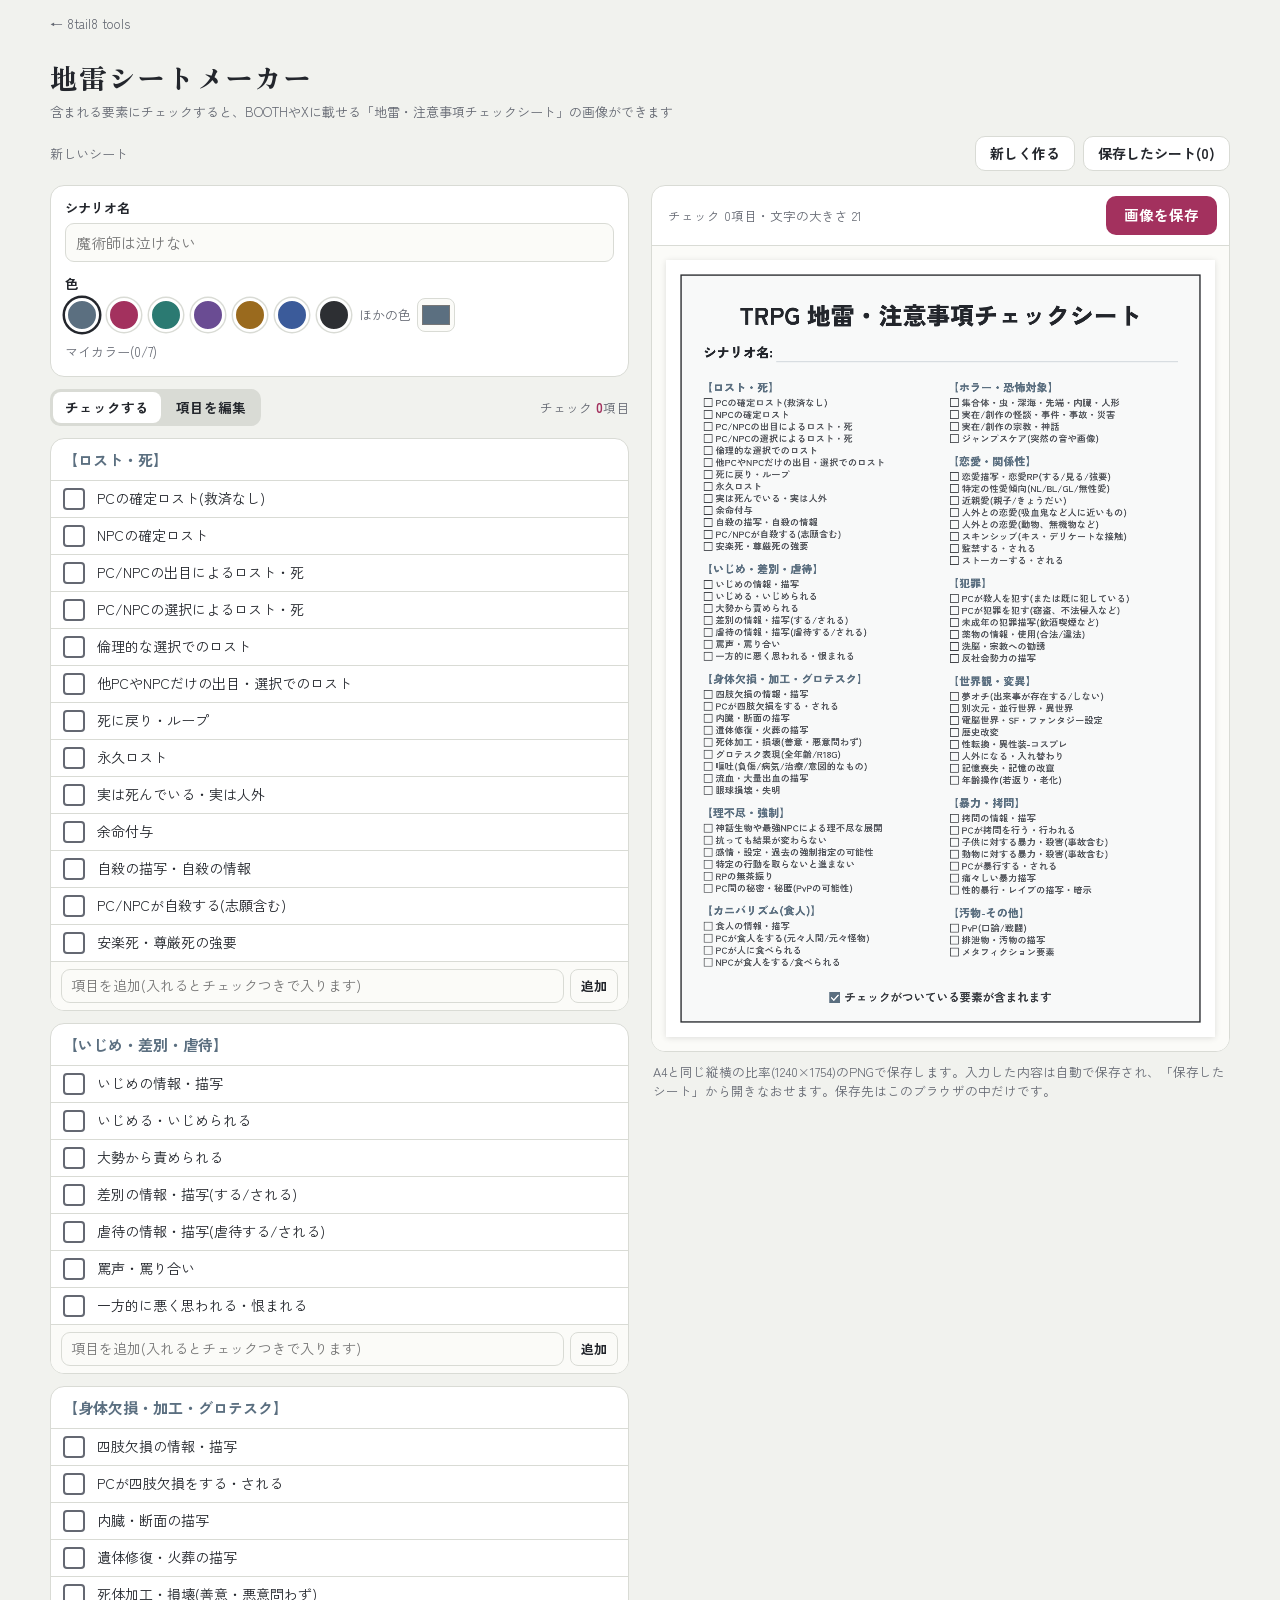
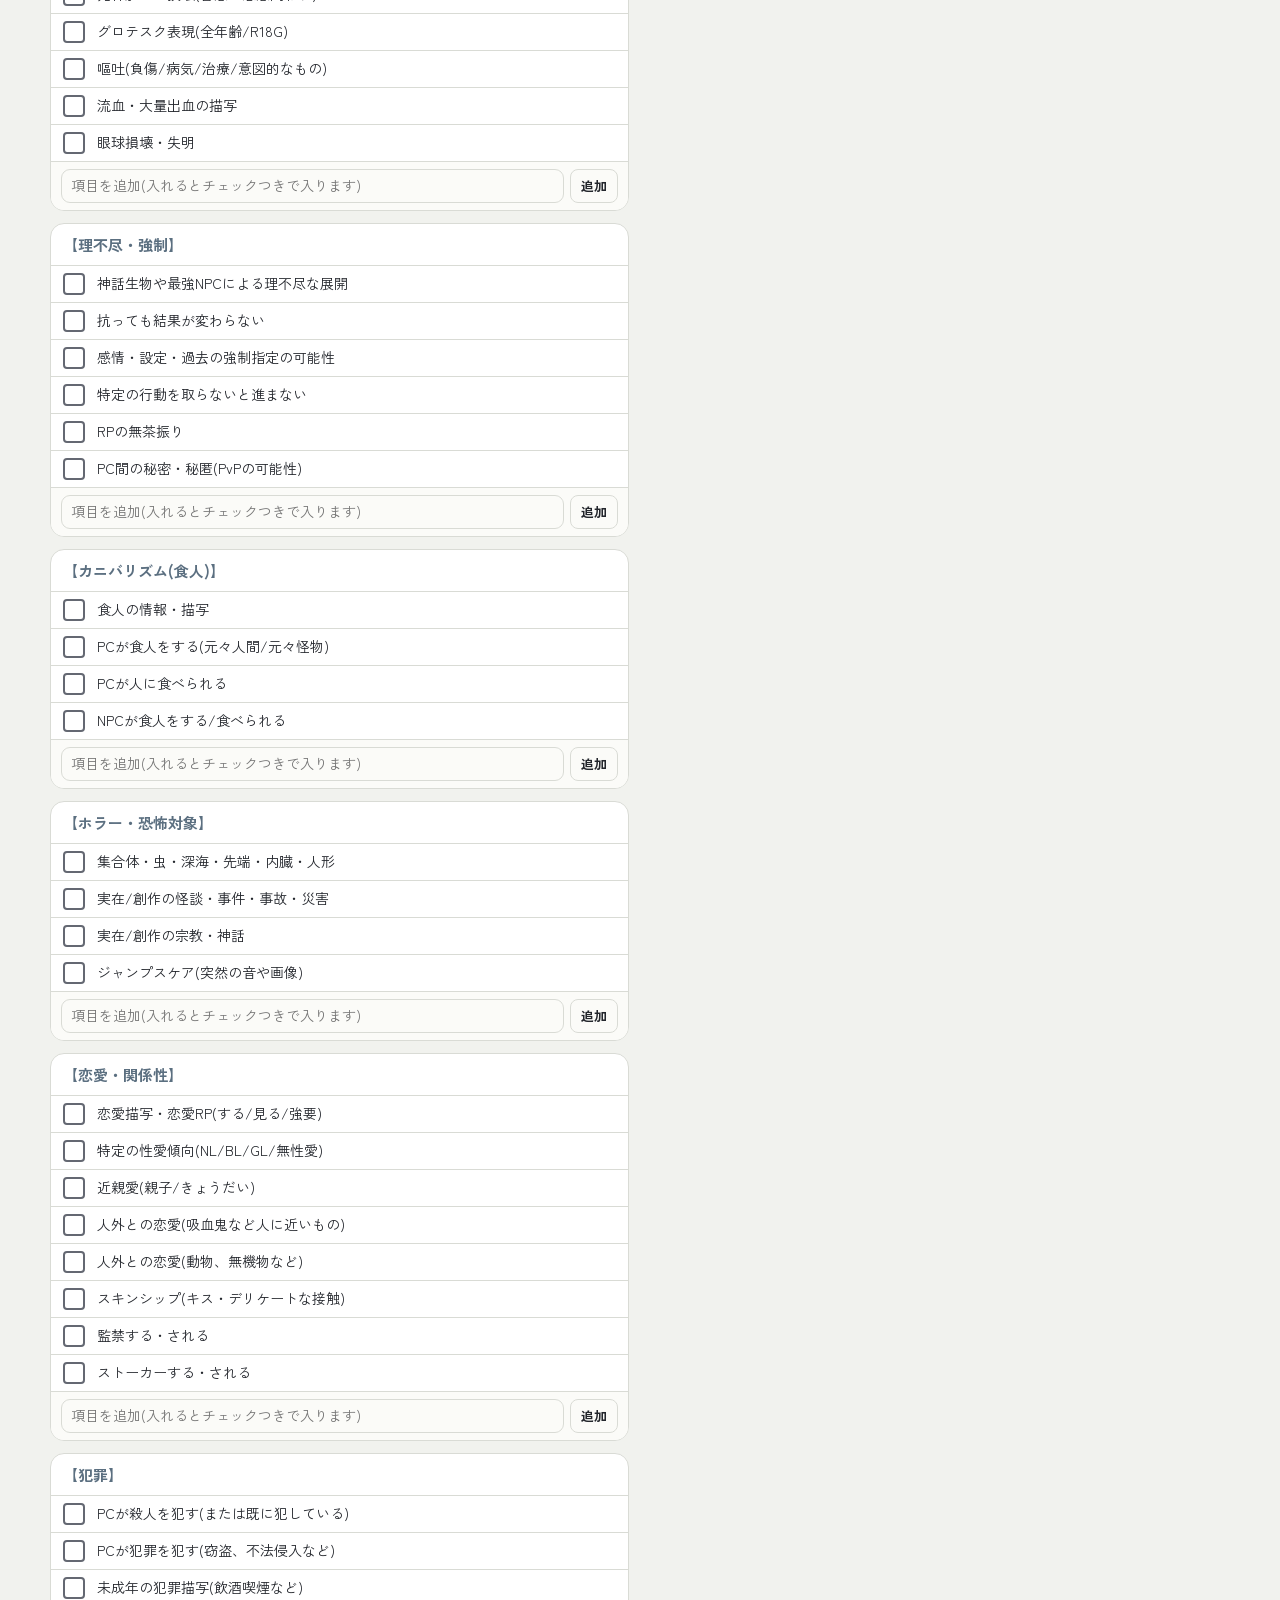
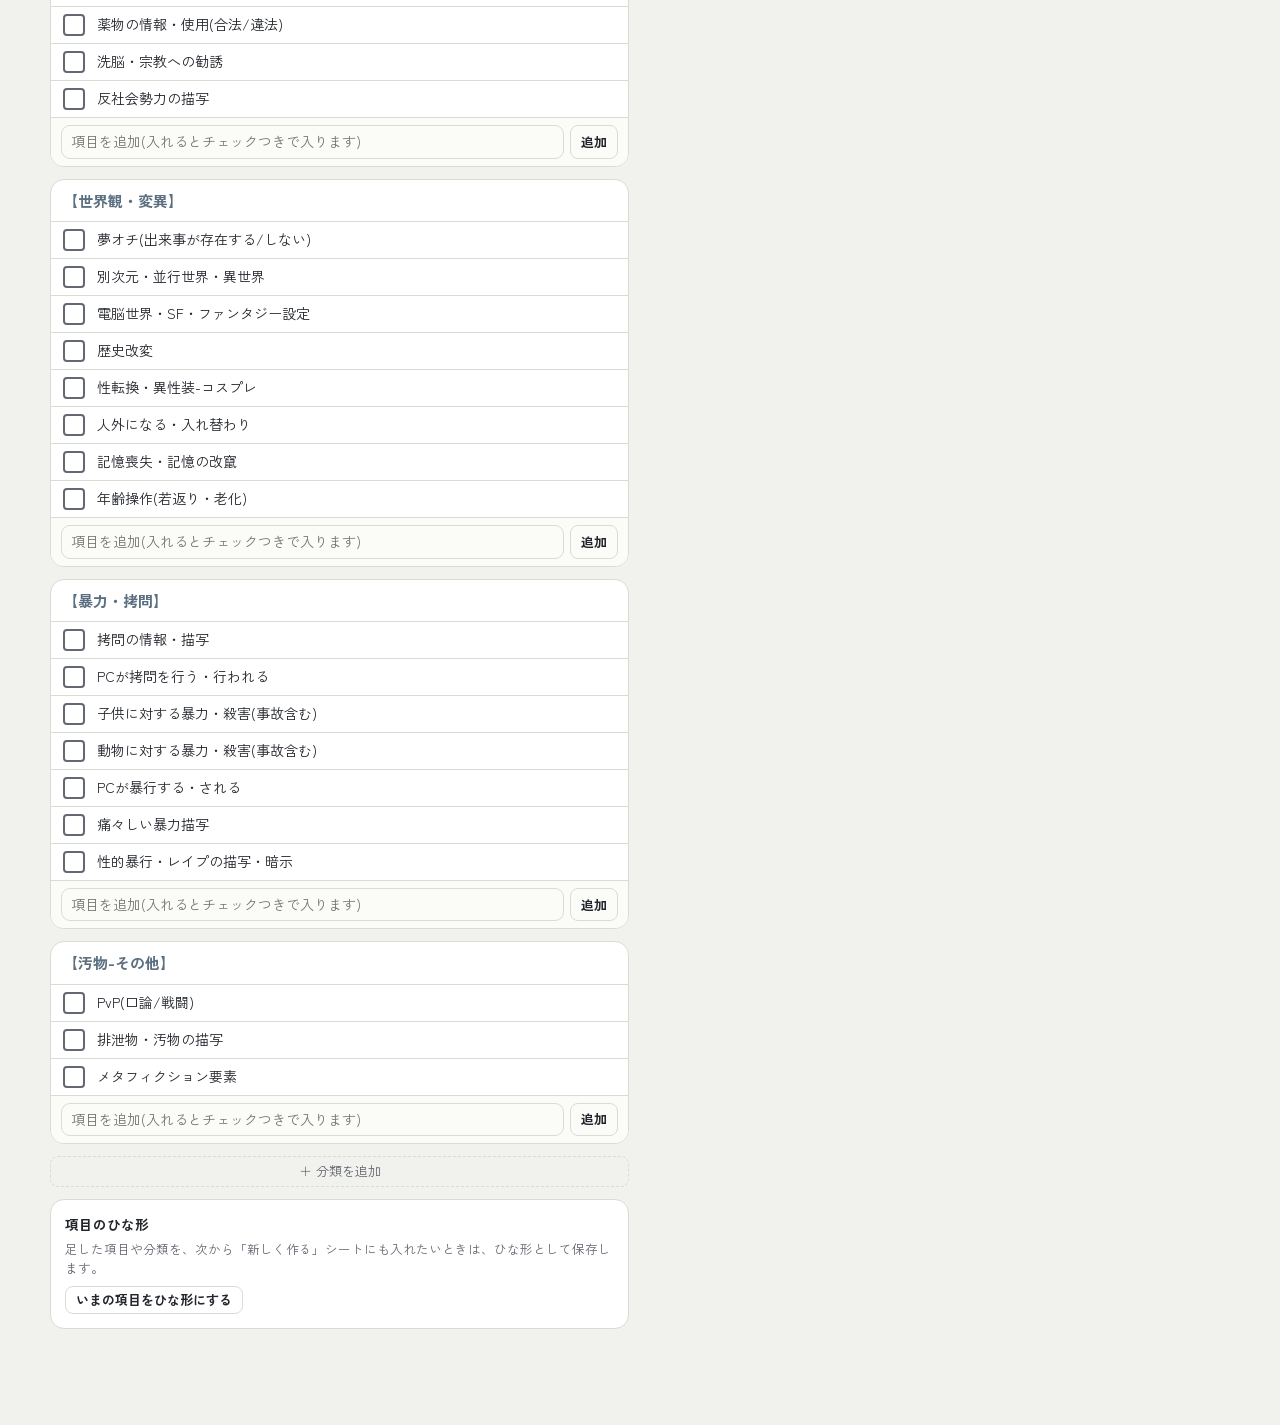
<file: jirai-sheet/index.html>
<!doctype html>
<html lang="ja">
<head>
<meta charset="utf-8">
<script src="../move.js"></script>
<meta name="viewport" content="width=device-width, initial-scale=1, viewport-fit=cover">
<meta name="robots" content="noindex">
<title>地雷シートメーカー</title>
<link rel="icon" type="image/svg+xml" href="../icons/icon.svg">
<link rel="icon" type="image/png" sizes="32x32" href="../icons/favicon-32.png">
<link rel="apple-touch-icon" href="../icons/apple-touch-icon.png">
<link rel="manifest" href="../manifest.webmanifest?v=4">
<meta name="theme-color" content="#a3315e">
<link rel="preconnect" href="https://fonts.googleapis.com">
<link rel="preconnect" href="https://fonts.gstatic.com" crossorigin>
<link rel="stylesheet" href="https://fonts.googleapis.com/css2?family=Zen+Antique&family=Zen+Kaku+Gothic+New:wght@400;500;700;900&display=swap">
<style>
/* 左で項目にチェック、右に完成画像。スマホでは上のタブで切りかえ */
:root {
  --bg: #f1f2ee; --panel: #ffffff; --ink: #23262c; --ink-2: #646872; --line: #d9dbd5;
  --accent: #a3315e; --accent-ink: #ffffff; --accent-wash: #f6e4ea; --paper: #fbfbf8;
  --display: "Zen Antique", "Hiragino Mincho ProN", serif;
  --body: "Zen Kaku Gothic New", "Hiragino Sans", "Noto Sans JP", sans-serif;
  color-scheme: light;
}
@media (prefers-color-scheme: dark) {
  :root { --bg: #15171b; --panel: #1e2126; --ink: #e8e9ec; --ink-2: #a2a6af; --line: #343840; --accent: #e0709c; --accent-ink: #1a0f14; --accent-wash: #3a2330; --paper: #191b1f; color-scheme: dark; }
}
* { box-sizing: border-box; }
body { margin: 0; background: var(--bg); color: var(--ink); font-family: var(--body); font-size: 15px; line-height: 1.55;
  padding: 0 max(16px, env(safe-area-inset-right, 0px)) 96px max(16px, env(safe-area-inset-left, 0px)); }
button, input { font: inherit; color: inherit; }
button { cursor: pointer; }
:focus-visible { outline: 3px solid var(--accent); outline-offset: 2px; }
.wrap { max-width: 1180px; margin: 0 auto; }

/* 8tail8 tools へ戻る(ほかの道具と同じ) */
.home-link { display: inline-block; font-size: 13px; color: var(--ink-2); text-decoration: none; padding-top: 14px; }
.home-link:hover { color: var(--accent); }
header.top { padding-block: 22px 14px; }
h1 { font-family: var(--display); font-weight: 400; font-size: 28px; margin: 0; letter-spacing: .04em; }
h1 small { display: block; font-family: var(--body); font-size: 13px; color: var(--ink-2); letter-spacing: 0; margin-top: 2px; }

.toolbar { display: flex; flex-wrap: wrap; gap: 8px; align-items: center; margin-bottom: 14px; }
.toolbar .now { font-size: 13px; color: var(--ink-2); margin-right: auto; }
.toolbar .now b { color: var(--ink); }
.tbtn { border: 1.5px solid var(--line); background: var(--panel); border-radius: 10px; padding: 6px 14px; font-size: 14px; font-weight: 700; }
.tbtn:hover { border-color: var(--accent); color: var(--accent); }
.panel { background: var(--panel); border: 1px solid var(--line); border-radius: 14px; padding: 6px 14px 10px; margin-bottom: 14px; }
.panel h2 { font-family: var(--display); font-weight: 400; font-size: 17px; margin: 8px 0 4px; display: flex; justify-content: space-between; align-items: center; }
.saved-row { display: grid; grid-template-columns: minmax(0, 1fr) auto auto; gap: 8px; align-items: center; padding: 8px 0; border-top: 1px solid var(--line); }
.saved-row .t { font-weight: 700; overflow: hidden; text-overflow: ellipsis; white-space: nowrap; }
.saved-row .d { font-size: 12px; color: var(--ink-2); font-weight: 400; margin-left: 6px; }
.saved-row .cur { font-size: 11px; background: var(--accent-wash); color: var(--accent); border-radius: 6px; padding: 0 6px; margin-left: 6px; }
.mini { border: 1.5px solid var(--line); background: none; border-radius: 8px; padding: 3px 10px; font-size: 13px; font-weight: 700; }
.mini.sure { background: var(--accent); color: var(--accent-ink); border-color: var(--accent); }

.tabs { display: none; }
.cols { display: grid; grid-template-columns: minmax(0, 1fr) minmax(0, 1fr); gap: 22px; align-items: start; }
.form { display: flex; flex-direction: column; gap: 12px; min-width: 0; }
.card { background: var(--panel); border: 1px solid var(--line); border-radius: 14px; padding: 12px 14px 14px; min-width: 0; }
.row { display: flex; flex-wrap: wrap; gap: 8px; align-items: center; }
label.f { display: block; font-size: 13px; font-weight: 700; margin: 0 0 4px; }
input[type="text"] { width: 100%; min-width: 0; border: 1.5px solid var(--line); background: var(--paper); border-radius: 9px; padding: 7px 10px; font-size: 15px; }
input[type="text"]:focus { border-color: var(--accent); outline: none; }
.chip { border: 1.5px solid var(--line); background: var(--paper); border-radius: 99px; padding: 2px 10px; font-size: 13px; }
.chip:hover { border-color: var(--accent); }

.swatches { display: flex; flex-wrap: wrap; gap: 8px; align-items: center; }
.sw { width: 34px; height: 34px; border-radius: 50%; border: 3px solid var(--panel); box-shadow: 0 0 0 1.5px var(--line); padding: 0; }
.sw.on { box-shadow: 0 0 0 2.5px var(--ink); }
.sw-custom { display: inline-flex; align-items: center; gap: 6px; font-size: 13px; color: var(--ink-2); }
input[type="color"] { width: 38px; height: 34px; border: 1.5px solid var(--line); border-radius: 8px; padding: 2px; background: var(--paper); }

.mycolors { display: flex; flex-wrap: wrap; gap: 8px; align-items: center; margin-top: 10px; }
.mc { position: relative; display: inline-flex; }
.mc-x { position: absolute; top: -6px; right: -6px; width: 18px; height: 18px; border-radius: 50%; border: 0; background: var(--ink); color: var(--bg); font-size: 11px; line-height: 18px; padding: 0; }
.quick { display: grid; grid-template-columns: minmax(0, 1fr) auto; gap: 6px; padding: 7px 10px; background: var(--paper); }
.quick input { padding: 5px 9px; font-size: 14px; }
.small { font-size: 13.5px; }
.modebar { display: flex; flex-wrap: wrap; gap: 8px; align-items: center; justify-content: space-between; }
.seg { display: inline-flex; padding: 3px; gap: 3px; background: var(--line); border-radius: 10px; }
.seg button { border: 0; background: none; border-radius: 8px; padding: 5px 12px; font-weight: 700; font-size: 13.5px; }
.seg button.on { background: var(--panel); }
.count { font-size: 13px; color: var(--ink-2); }
.count b { color: var(--accent); }

.cat { background: var(--panel); border: 1px solid var(--line); border-radius: 14px; overflow: hidden; }
.cat-h { display: flex; align-items: center; gap: 8px; padding: 9px 12px; border-bottom: 1px solid var(--line); }
.cat-h .name { flex: 1; font-weight: 700; min-width: 0; }
.cat-h .n { font-size: 12px; color: var(--ink-2); }
.cat-h input { flex: 1; font-weight: 700; }
.colsel { display: inline-flex; gap: 2px; }
.colsel button, .icon { border: 1.5px solid var(--line); background: none; border-radius: 7px; padding: 2px 8px; font-size: 12.5px; font-weight: 700; color: var(--ink-2); }
.colsel button.on { background: var(--ink); color: var(--bg); border-color: var(--ink); }
.icon:hover { border-color: var(--accent); color: var(--accent); }
.it { width: 100%; display: grid; grid-template-columns: 24px minmax(0, 1fr); gap: 10px; align-items: center; padding: 7px 12px; border: 0; border-bottom: 1px solid var(--line); background: none; text-align: left; font-size: 14px; }
.it:last-child { border-bottom: 0; }
.it:hover { background: var(--paper); }
.box { width: 22px; height: 22px; border: 2px solid var(--ink-2); border-radius: 4px; display: grid; place-items: center; }
.it.on .box { background: var(--sheet); border-color: var(--sheet); }
.it.on .box svg { display: block; }
.box svg { display: none; width: 15px; height: 15px; }
.it.on .txt { font-weight: 700; }
.ed { display: grid; grid-template-columns: minmax(0, 1fr) 32px; gap: 6px; padding: 5px 10px; border-bottom: 1px solid var(--line); }
.ed input { padding: 5px 8px; font-size: 14px; }
.x { border: 0; background: none; color: var(--ink-2); border-radius: 7px; font-size: 17px; }
.x:hover { background: var(--accent-wash); color: var(--accent); }
.add { margin: 8px 10px; border: 1.5px dashed var(--line); background: none; border-radius: 8px; padding: 4px 12px; font-size: 13px; color: var(--ink-2); }
.add:hover { border-color: var(--accent); color: var(--accent); }

.out { position: sticky; top: 12px; min-width: 0; }
.out-card { background: var(--panel); border: 1px solid var(--line); border-radius: 14px; overflow: hidden; }
.out-head { display: flex; align-items: center; justify-content: space-between; gap: 10px; padding: 10px 12px 10px 16px; border-bottom: 1px solid var(--line); }
.out-head .meta { font-size: 12.5px; color: var(--ink-2); }
.save { background: var(--accent); color: var(--accent-ink); border: 0; border-radius: 10px; padding: 8px 18px; font-weight: 700; font-size: 14.5px; }
.canvas-wrap { padding: 14px; background: var(--paper); }
canvas { display: block; width: 100%; height: auto; box-shadow: 0 1px 6px rgba(0, 0, 0, .12); background: #fff; }
.note { font-size: 12.5px; color: var(--ink-2); margin: 10px 2px 0; }
.toast { position: fixed; left: 50%; bottom: calc(18px + env(safe-area-inset-bottom, 0px)); transform: translateX(-50%); background: var(--ink); color: var(--bg); padding: 8px 18px; border-radius: 10px; font-size: 14px; font-weight: 700; z-index: 20; }
.fab { display: none; position: fixed; right: max(16px, env(safe-area-inset-right, 0px)); bottom: calc(16px + env(safe-area-inset-bottom, 0px)); z-index: 10; box-shadow: 0 4px 14px rgba(0, 0, 0, .18); }

@media (max-width: 860px) {
  .tabs { display: grid; grid-template-columns: 1fr 1fr; gap: 4px; background: var(--line); padding: 4px; border-radius: 12px; margin-bottom: 12px; position: sticky; top: 0; z-index: 5; }
  .tabs button { border: 0; border-radius: 9px; padding: 8px; font-weight: 700; background: none; }
  .tabs button.on { background: var(--panel); }
  .cols { grid-template-columns: minmax(0, 1fr); }
  .cols[data-view="form"] .out { display: none; }
  .cols[data-view="out"] .form { display: none; }
  .out { position: static; }
  .fab { display: block; }
}
@media (prefers-reduced-motion: reduce) { * { transition: none !important; } }
</style>
</head>
<body>
<div class="wrap">
  <a class="home-link" href="../">← 8tail8 tools</a>
  <header class="top"><h1>地雷シートメーカー<small>含まれる要素にチェックすると、BOOTHやXに載せる「地雷・注意事項チェックシート」の画像ができます</small></h1></header>
  <div class="toolbar" id="toolbar"></div>
  <div class="panel" id="saved-panel" hidden></div>
  <div class="tabs" role="tablist" aria-label="表示の切りかえ">
    <button class="on" data-view="form" role="tab" aria-selected="true">チェック</button>
    <button data-view="out" role="tab" aria-selected="false">できあがり</button>
  </div>
  <div class="cols" id="cols" data-view="form">
    <div class="form" id="form"></div>
    <aside class="out" aria-label="できあがり">
      <div class="out-card">
        <div class="out-head"><span class="meta" id="meta"></span><button type="button" class="save" id="dl">画像を保存</button></div>
        <div class="canvas-wrap"><canvas id="sheet" width="1240" height="1754" role="img" aria-label="地雷・注意事項チェックシートの画像"></canvas></div>
      </div>
      <p class="note">A4と同じ縦横の比率(1240×1754)のPNGで保存します。入力した内容は自動で保存され、「保存したシート」から開きなおせます。保存先はこのブラウザの中だけです。</p>
    </aside>
  </div>
</div>
<button type="button" class="save fab" id="dl2">画像を保存</button>
<script type="module" src="app.js"></script>
</body>
</html>
</file>
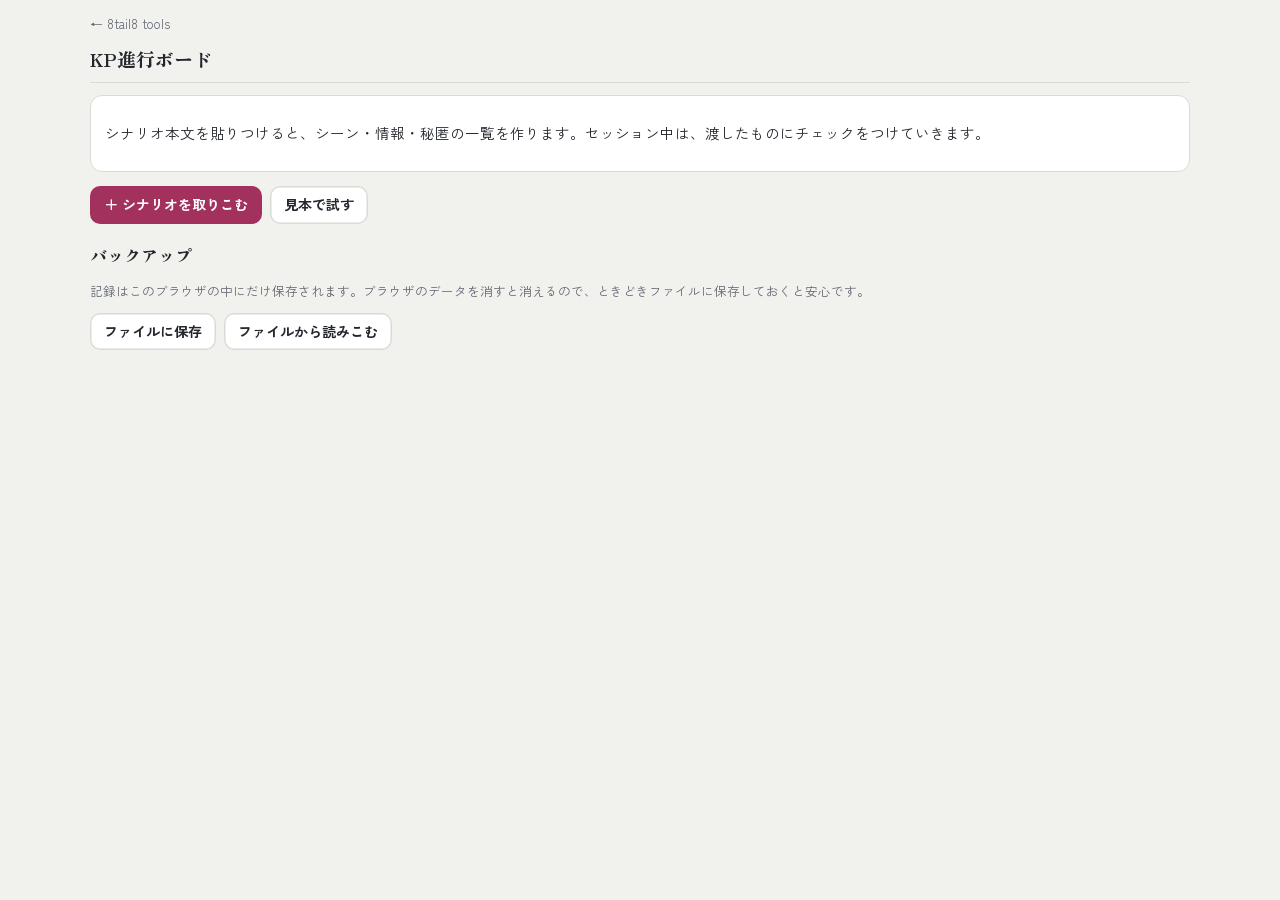
<file: kp-board/index.html>
<!doctype html>
<html lang="ja">
<head>
<meta charset="utf-8">
<script src="../move.js"></script>
<meta name="viewport" content="width=device-width, initial-scale=1, viewport-fit=cover">
<meta name="robots" content="noindex">
<title>KP進行ボード</title>
<link rel="icon" type="image/svg+xml" href="../icons/icon.svg">
<link rel="icon" type="image/png" sizes="32x32" href="../icons/favicon-32.png">
<link rel="apple-touch-icon" href="../icons/apple-touch-icon.png">
<link rel="manifest" href="../manifest.webmanifest?v=4">
<meta name="theme-color" content="#a3315e">
<link rel="preconnect" href="https://fonts.googleapis.com">
<link rel="preconnect" href="https://fonts.gstatic.com" crossorigin>
<link rel="stylesheet" href="https://fonts.googleapis.com/css2?family=Zen+Antique&family=Zen+Kaku+Gothic+New:wght@400;500;700&display=swap">
<link rel="stylesheet" href="style.css">
</head>
<body>
<div id="app"></div>
<script type="module" src="app.js"></script>
</body>
</html>
</file>
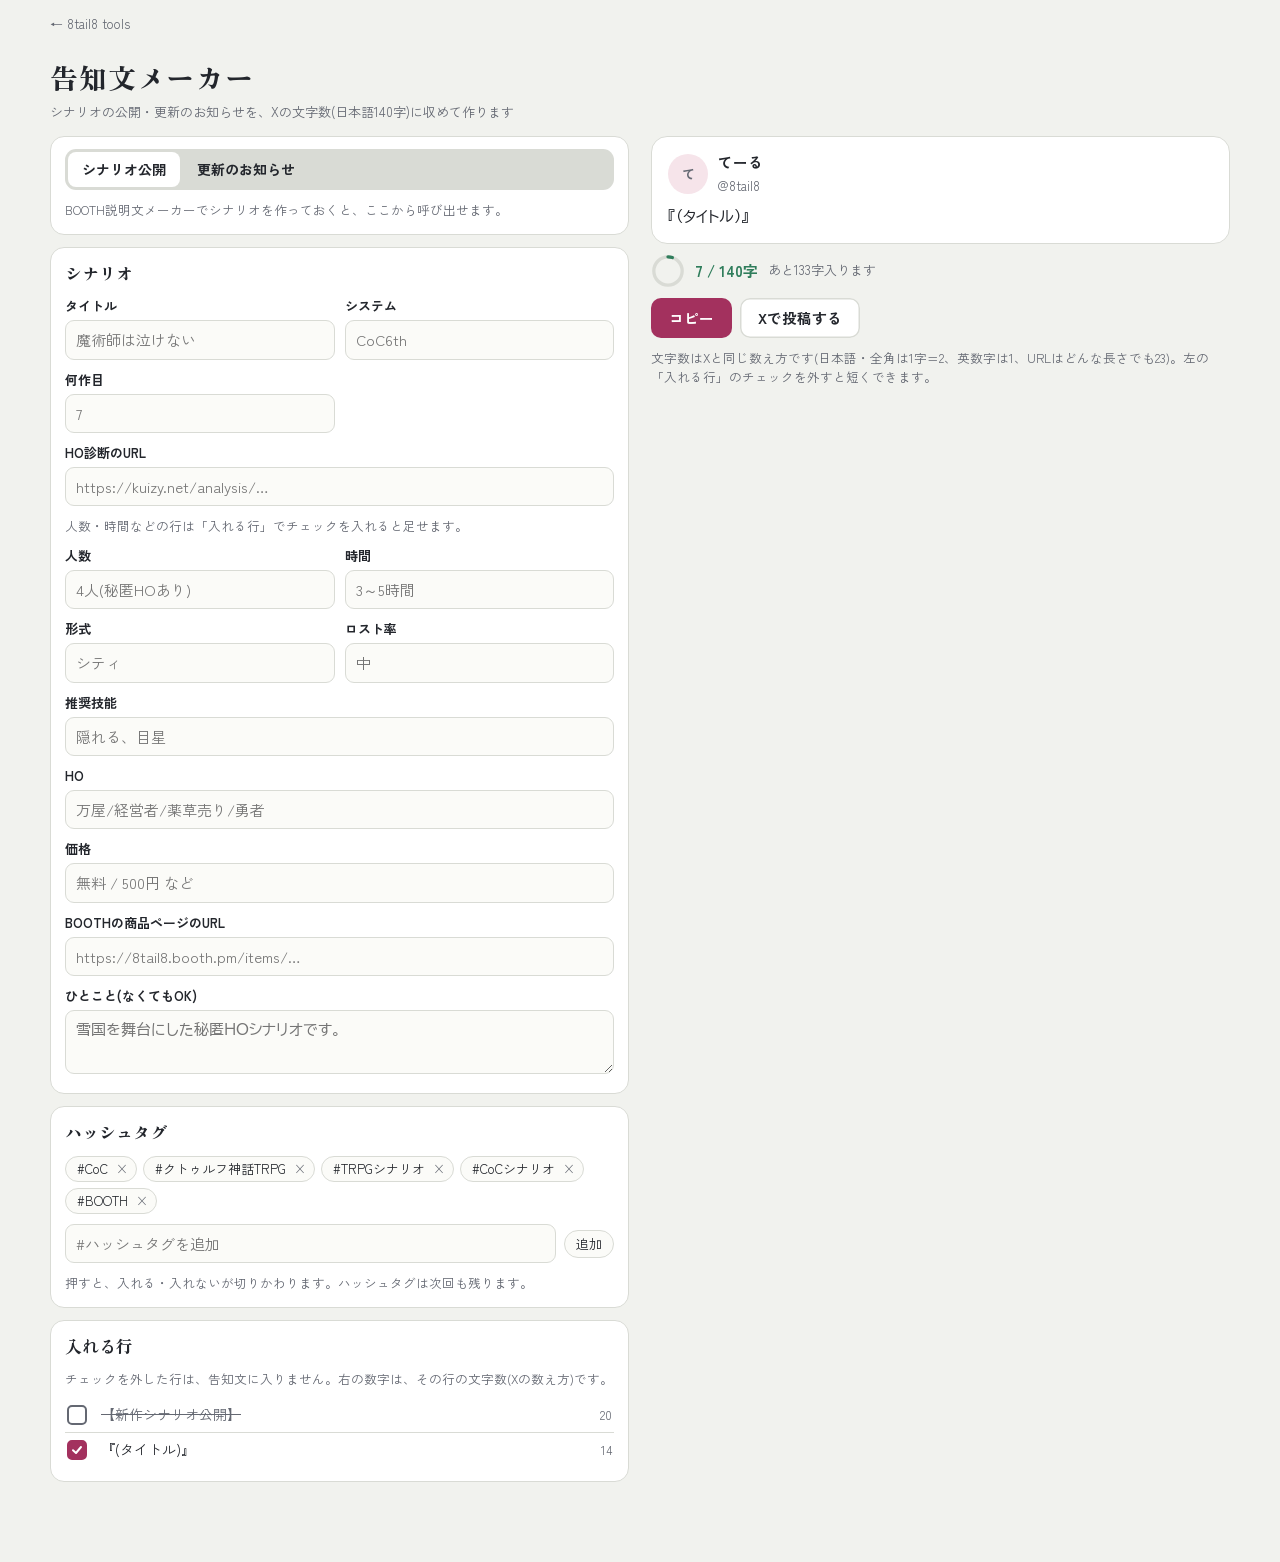
<file: post-maker/index.html>
<!doctype html>
<html lang="ja">
<head>
<meta charset="utf-8">
<script src="../move.js"></script>
<meta name="viewport" content="width=device-width, initial-scale=1, viewport-fit=cover">
<meta name="robots" content="noindex">
<title>告知文メーカー</title>
<link rel="icon" type="image/svg+xml" href="../icons/icon.svg">
<link rel="icon" type="image/png" sizes="32x32" href="../icons/favicon-32.png">
<link rel="apple-touch-icon" href="../icons/apple-touch-icon.png">
<link rel="manifest" href="../manifest.webmanifest?v=4">
<meta name="theme-color" content="#a3315e">
<link rel="preconnect" href="https://fonts.googleapis.com">
<link rel="preconnect" href="https://fonts.gstatic.com" crossorigin>
<link rel="stylesheet" href="https://fonts.googleapis.com/css2?family=Zen+Antique&family=Zen+Kaku+Gothic+New:wght@400;500;700&family=BIZ+UDPGothic&display=swap">
<style>
/* 左で選ぶ・入れる、右にXのポストの形で見せる */
:root {
  --bg: #f1f2ee; --panel: #ffffff; --ink: #23262c; --ink-2: #646872; --line: #d9dbd5;
  --accent: #a3315e; --accent-ink: #ffffff; --accent-wash: #f6e4ea; --paper: #fbfbf8;
  --ok: #2f7d5b; --warn: #b8741a; --over: #c0392b;
  --display: "Zen Antique", "Hiragino Mincho ProN", serif;
  --body: "Zen Kaku Gothic New", "Hiragino Sans", "Noto Sans JP", sans-serif;
  --text: "BIZ UDPGothic", "Hiragino Sans", "Noto Sans JP", sans-serif;
  color-scheme: light;
}
@media (prefers-color-scheme: dark) {
  :root { --bg: #15171b; --panel: #1e2126; --ink: #e8e9ec; --ink-2: #a2a6af; --line: #343840; --accent: #e0709c; --accent-ink: #1a0f14; --accent-wash: #3a2330; --paper: #191b1f; --ok: #6cc79c; --warn: #e2a65a; --over: #ff7a6b; color-scheme: dark; }
}
* { box-sizing: border-box; }
body { margin: 0; background: var(--bg); color: var(--ink); font-family: var(--body); font-size: 15px; line-height: 1.55;
  padding: 0 max(16px, env(safe-area-inset-right, 0px)) 80px max(16px, env(safe-area-inset-left, 0px)); }
button, input, textarea { font: inherit; color: inherit; }
button { cursor: pointer; }
:focus-visible { outline: 3px solid var(--accent); outline-offset: 2px; }
.wrap { max-width: 1180px; margin: 0 auto; }
.home-link { display: inline-block; font-size: 13px; color: var(--ink-2); text-decoration: none; padding-top: 14px; }
.home-link:hover { color: var(--accent); }
header.top { padding-block: 22px 14px; }
h1 { font-family: var(--display); font-weight: 400; font-size: 28px; margin: 0; letter-spacing: .04em; }
h1 small { display: block; font-family: var(--body); font-size: 13px; color: var(--ink-2); letter-spacing: 0; margin-top: 2px; }

.cols { display: grid; grid-template-columns: minmax(0, 1fr) minmax(0, 1fr); gap: 22px; align-items: start; }
@media (max-width: 860px) { .cols { grid-template-columns: minmax(0, 1fr); } .out { position: static !important; } }
.form { display: flex; flex-direction: column; gap: 12px; min-width: 0; }
.card { background: var(--panel); border: 1px solid var(--line); border-radius: 14px; padding: 12px 14px 14px; min-width: 0; display: flex; flex-direction: column; gap: 10px; }
.card h2 { font-family: var(--display); font-weight: 400; font-size: 17px; margin: 0; }
.hint { font-size: 12.5px; color: var(--ink-2); margin: 0; }
label.f { display: block; font-size: 13px; font-weight: 700; margin: 0 0 4px; }
input[type="text"], input[type="url"], textarea { width: 100%; min-width: 0; border: 1.5px solid var(--line); background: var(--paper); border-radius: 9px; padding: 7px 10px; font-size: 15px; }
textarea { min-height: 76px; resize: vertical; line-height: 1.6; font-family: var(--text); }
input:focus, textarea:focus { border-color: var(--accent); outline: none; }
.row { display: flex; flex-wrap: wrap; gap: 8px; align-items: center; }
.two { display: grid; grid-template-columns: 1fr 1fr; gap: 10px; }

.seg { display: inline-flex; padding: 3px; gap: 3px; background: var(--line); border-radius: 11px; }
.seg button { border: 0; background: none; border-radius: 8px; padding: 7px 14px; font-weight: 700; font-size: 14px; }
.seg button.on { background: var(--panel); }
.chip { border: 1.5px solid var(--line); background: var(--paper); border-radius: 99px; padding: 3px 11px; font-size: 13px; }
.chip:hover { border-color: var(--accent); }
.chip.on { background: var(--accent); color: var(--accent-ink); border-color: var(--accent); }

/* 入れる行のスイッチ */
.lines { display: flex; flex-direction: column; }
.ln { display: grid; grid-template-columns: 26px minmax(0, 1fr) auto; gap: 8px; align-items: center; padding: 6px 2px; border: 0; border-top: 1px solid var(--line); background: none; text-align: left; font-size: 14px; }
.ln:first-child { border-top: 0; }
.ln .box { width: 20px; height: 20px; border-radius: 5px; border: 2px solid var(--ink-2); display: grid; place-items: center; color: #fff; font-size: 13px; }
.ln.on .box { background: var(--accent); border-color: var(--accent); }
.ln:not(.on) .t { color: var(--ink-2); text-decoration: line-through; }
.ln .w { font-size: 12px; color: var(--ink-2); font-variant-numeric: tabular-nums; }
.ln .t { overflow: hidden; text-overflow: ellipsis; white-space: nowrap; }

.tags { display: flex; flex-wrap: wrap; gap: 6px; }
.tag { display: inline-flex; align-items: center; gap: 4px; border: 1.5px solid var(--line); background: var(--paper); border-radius: 99px; padding: 2px 4px 2px 11px; font-size: 13px; }
.tag.on { border-color: var(--accent); color: var(--accent); font-weight: 700; }
.tag button { border: 0; background: none; padding: 0 4px; color: var(--ink-2); }

/* Xのポストの形 */
.out { position: sticky; top: 12px; min-width: 0; display: flex; flex-direction: column; gap: 10px; }
.post { background: var(--panel); border: 1px solid var(--line); border-radius: 16px; padding: 14px 16px; }
.who { display: flex; gap: 10px; align-items: center; margin-bottom: 8px; }
.av { width: 40px; height: 40px; border-radius: 50%; background: var(--accent-wash); color: var(--accent); display: grid; place-items: center; font-weight: 700; }
.who b { display: block; font-size: 14.5px; }
.who span { font-size: 13px; color: var(--ink-2); }
.body { white-space: pre-wrap; word-break: break-all; font-family: var(--text); font-size: 15px; line-height: 1.6; }
.body .u { color: #1d9bf0; }
.body .h { color: #1d9bf0; }
.meter { display: flex; align-items: center; gap: 10px; }
.ring { width: 34px; height: 34px; }
.cnt { font-variant-numeric: tabular-nums; font-weight: 700; }
.cnt.ok { color: var(--ok); } .cnt.warn { color: var(--warn); } .cnt.over { color: var(--over); }
.msg { font-size: 13px; color: var(--ink-2); }
.actions { display: flex; flex-wrap: wrap; gap: 8px; }
.btn { border: 0; border-radius: 10px; padding: 9px 18px; font-weight: 700; font-size: 14.5px; background: var(--accent); color: var(--accent-ink); text-decoration: none; display: inline-block; }
.btn.ghost { background: var(--panel); color: var(--ink); box-shadow: inset 0 0 0 1.5px var(--line); }
.btn[aria-disabled="true"] { opacity: .45; pointer-events: none; }
.toast { position: fixed; left: 50%; bottom: calc(18px + env(safe-area-inset-bottom, 0px)); transform: translateX(-50%); background: var(--ink); color: var(--bg); padding: 8px 18px; border-radius: 10px; font-size: 14px; font-weight: 700; z-index: 20; }
</style>
</head>
<body>
<div class="wrap">
  <a class="home-link" href="../">← 8tail8 tools</a>
  <header class="top"><h1>告知文メーカー<small>シナリオの公開・更新のお知らせを、Xの文字数(日本語140字)に収めて作ります</small></h1></header>
  <div class="cols">
    <div class="form" id="form"></div>
    <aside class="out" aria-label="できあがり">
      <div class="post">
        <div class="who"><span class="av" aria-hidden="true">て</span><div><b id="who-name">てーる</b><span id="who-id">@8tail8</span></div></div>
        <div class="body" id="body"></div>
      </div>
      <div class="meter"><svg class="ring" viewBox="0 0 36 36" aria-hidden="true"><circle cx="18" cy="18" r="15" fill="none" stroke="var(--line)" stroke-width="3.5"/><circle id="ring" cx="18" cy="18" r="15" fill="none" stroke="var(--ok)" stroke-width="3.5" stroke-linecap="round" transform="rotate(-90 18 18)" stroke-dasharray="94.2" stroke-dashoffset="94.2"/></svg>
        <span class="cnt" id="cnt"></span><span class="msg" id="msg"></span></div>
      <div class="actions"><button type="button" class="btn" id="copy">コピー</button><a class="btn ghost" id="post" target="_blank" rel="noopener">Xで投稿する</a></div>
      <p class="hint">文字数はXと同じ数え方です(日本語・全角は1字=2、英数字は1、URLはどんな長さでも23)。左の「入れる行」のチェックを外すと短くできます。</p>
    </aside>
  </div>
</div>
<script>
(() => {
  const KEY = 'post-maker-v1';
  const LIMIT = 280; // Xの重みつきの上限(日本語なら140字)
  const DEFAULT_TAGS = ['#CoC', '#クトゥルフ神話TRPG', '#TRPGシナリオ', '#CoCシナリオ', '#BOOTH'];

  /* ---------- 保存(ハッシュタグ・名前など、毎回同じもの) ---------- */
  let pref = { tags: DEFAULT_TAGS.map((t) => ({ t, on: false })), urls: {} };
  try { const p = JSON.parse(localStorage.getItem(KEY)); if (p) pref = { ...pref, ...p }; } catch (e) { /* なし */ }
  const savePref = () => { try { localStorage.setItem(KEY, JSON.stringify(pref)); } catch (e) { /* なし */ } };

  /* ---------- いま作っている告知 ---------- */
  const S = {
    kind: 'release', // release | update
    num: '', title: '', system: '', players: '', time: '', format: '', lost: '', skills: '', hoText: '', price: '',
    url: '', hoUrl: '', comment: '', version: '', changes: '',
    // いつもの告知の形(○作目/タイトル/Booth/HO診断)に、細かい情報は必要なときだけ足す
    off: { head: true, players: true, time: true, format: true, skills: true, ho: true, price: true },
  };
  // CoC6版 → CoC6th(いつもの書き方)
  const sysShort = (s) => s.trim().replace(/^CoC\s*([67])\s*版$/i, 'CoC$1th').replace(/^クトゥルフ神話TRPG\s*([67])\s*版?$/, 'CoC$1th');

  function boothList() {
    try { const s = JSON.parse(localStorage.getItem('booth-maker-v1')); return (s && s.list ? s.list : []).map((x) => x.data).filter((d) => d && d.title); } catch (e) { return []; }
  }

  /* ---------- 文字数(Xの数え方) ---------- */
  const URL_RE = /https?:\/\/[^\s　]+/g;
  function weight(text) {
    let w = 0;
    const noUrl = text.replace(URL_RE, (m) => { w += 23; return ''; });
    for (const ch of noUrl) {
      const c = ch.codePointAt(0);
      const light = (c <= 0x10ff) || (c >= 0x2000 && c <= 0x200d) || (c >= 0x2010 && c <= 0x201f) || (c >= 0x2032 && c <= 0x2037);
      w += light ? 1 : 2;
    }
    return w;
  }

  /* ---------- 文をつくる ---------- */
  function lines() {
    const L = [];
    const add = (key, text) => { if (text === ' ' || (text && text.trim())) L.push({ key, text }); };
    const name = S.title.trim() ? `『${S.title.trim()}』` : '『(タイトル)』';
    const sys = sysShort(S.system);
    if (S.kind === 'release') {
      add('head', '【新作シナリオ公開】');
      add('num', S.num.trim() && `${S.num.trim().replace(/作目$/, '')}作目`);
      add('title', `${sys}${name}`);
      add('blank1', ' ');
      add('players', S.players.trim() && `▼人数:${S.players.trim()}`);
      add('time', S.time.trim() && `▼時間:${S.time.trim()}`);
      add('format', [S.format.trim(), S.lost.trim() && `ロスト率:${S.lost.trim()}`].filter(Boolean).join(' / ') && `▼${[S.format.trim() && `形式:${S.format.trim()}`, S.lost.trim() && `ロスト率:${S.lost.trim()}`].filter(Boolean).join(' / ')}`);
      add('skills', S.skills.trim() && `▼推奨技能:${S.skills.trim()}`);
      add('ho', S.hoText.trim() && `▼HO:${S.hoText.trim()}`);
      add('price', S.price.trim() && `▼価格:${S.price.trim()}`);
      add('blank2', ' ');
      add('comment', S.comment.trim());
      add('blank3', ' ');
      add('url', S.url.trim() && `Booth\n${S.url.trim()}`);
      add('blank4', ' '); add('blank5', ' ');
      add('hourl', S.hoUrl.trim() && `HO診断\n${S.hoUrl.trim()}`);
    } else {
      add('head', '【シナリオ更新のお知らせ】');
      add('title', `${sys}${name}${S.version.trim() ? `を${S.version.trim()}に` : 'を'}更新しました。`);
      add('blank1', ' ');
      const ch = S.changes.split('\n').map((x) => x.trim()).filter(Boolean);
      if (ch.length) { add('chhead', '▼更新内容'); ch.forEach((c, i) => add(`ch${i}`, `・${c.replace(/^[・･\-]\s*/, '')}`)); }
      add('blank2', ' ');
      add('dl', '購入済みの方は、BOOTHのライブラリから再ダウンロードできます。');
      add('comment', S.comment.trim());
      add('blank3', ' ');
      add('url', S.url.trim() && `Booth\n${S.url.trim()}`);
    }
    const tags = pref.tags.filter((t) => t.on).map((t) => t.t).join(' ');
    add('tags', tags);
    return L;
  }
  function compose() {
    const L = lines().filter((l) => !S.off[l.key]);
    // 空行は2つまで(いつもの Booth と HO診断 の間)。行を外したときに空きすぎないように
    const out = [];
    for (const l of L) {
      if (l.text === ' ') { if (out.length && !(out[out.length - 1] === '' && out[out.length - 2] === '')) out.push(''); continue; }
      out.push(l.text);
    }
    // 空行のすぐ後に空行しか来ないところ(行を外したところ)は1つにする
    for (let i = out.length - 1; i > 0; i--) if (out[i] === '' && out[i - 1] === '' && !(out[i + 1] || '').startsWith('HO診断')) out.splice(i, 1);
    while (out.length && out[out.length - 1] === '') out.pop();
    while (out.length && out[0] === '') out.shift();
    return out.join('\n');
  }

  /* ---------- 画面 ---------- */
  const esc = (s) => String(s ?? '').replace(/[&<>"']/g, (c) => ({ '&': '&amp;', '<': '&lt;', '>': '&gt;', '"': '&quot;', "'": '&#39;' })[c]);
  const $ = (id) => document.getElementById(id);
  const field = (k, label, ph = '', type = 'text') => `<div><label class="f" for="f-${k}">${label}</label><input type="${type}" id="f-${k}" data-k="${k}" value="${esc(S[k])}" placeholder="${esc(ph)}"></div>`;
  const LABEL = { head: '見出し', num: '何作目', hourl: 'HO診断', title: 'タイトル', players: '人数', time: '時間', format: '形式・ロスト率', skills: '推奨技能', ho: 'HO', price: '価格', comment: 'ひとこと', url: 'URL', tags: 'ハッシュタグ', chhead: '「▼更新内容」', dl: '再ダウンロードの案内' };

  function renderForm() {
    const books = boothList();
    const L = lines().filter((l) => l.text !== ' ');
    $('form').innerHTML = `
      <div class="card">
        <span class="seg" role="radiogroup" aria-label="告知の種類">
          <button type="button" class="${S.kind === 'release' ? 'on' : ''}" data-kind="release" role="radio" aria-checked="${S.kind === 'release'}">シナリオ公開</button>
          <button type="button" class="${S.kind === 'update' ? 'on' : ''}" data-kind="update" role="radio" aria-checked="${S.kind === 'update'}">更新のお知らせ</button>
        </span>
        ${books.length ? `<div><label class="f">BOOTH説明文メーカーのシナリオから入れる</label><div class="row">${books.map((b, i) => `<button type="button" class="chip" data-book="${i}">${esc(b.title)}</button>`).join('')}</div></div>` : '<p class="hint">BOOTH説明文メーカーでシナリオを作っておくと、ここから呼び出せます。</p>'}
      </div>
      <div class="card">
        <h2>シナリオ</h2>
        <div class="two">${field('title', 'タイトル', '魔術師は泣けない')}${field('system', 'システム', 'CoC6th')}</div>
        ${S.kind === 'release' ? `
          <div class="two">${field('num', '何作目', '7')}<div></div></div>
          ${field('hoUrl', 'HO診断のURL', 'https://kuizy.net/analysis/…', 'url')}
          <p class="hint">人数・時間などの行は「入れる行」でチェックを入れると足せます。</p>
          <div class="two">${field('players', '人数', '4人(秘匿HOあり)')}${field('time', '時間', '3～5時間')}</div>
          <div class="two">${field('format', '形式', 'シティ')}${field('lost', 'ロスト率', '中')}</div>
          ${field('skills', '推奨技能', '隠れる、目星')}
          ${field('ho', 'HO', '万屋/経営者/薬草売り/勇者')}
          ${field('price', '価格', '無料 / 500円 など')}` : `
          ${field('version', '新しいバージョン', 'ver1.40')}
          <div><label class="f" for="f-changes">更新内容(1行に1つ)</label><textarea id="f-changes" data-k="changes" placeholder="txtファイルの追加&#10;ドキュメントリンクの追加">${esc(S.changes)}</textarea></div>`}
        ${field('url', 'BOOTHの商品ページのURL', 'https://8tail8.booth.pm/items/…', 'url')}
        <div><label class="f" for="f-comment">ひとこと(なくてもOK)</label><textarea id="f-comment" data-k="comment" style="min-height:56px" placeholder="雪国を舞台にした秘匿HOシナリオです。">${esc(S.comment)}</textarea></div>
      </div>
      <div class="card">
        <h2>ハッシュタグ</h2>
        <div class="tags">${pref.tags.map((t, i) => `<span class="tag ${t.on ? 'on' : ''}"><button type="button" data-tag="${i}" aria-pressed="${t.on}" style="padding:0;color:inherit;font-weight:inherit">${esc(t.t)}</button><button type="button" data-deltag="${i}" aria-label="${esc(t.t)}を一覧から消す">×</button></span>`).join('')}</div>
        <form class="row" id="tagform"><input type="text" id="newtag" placeholder="#ハッシュタグを追加" style="flex:1;min-width:10em"><button type="submit" class="chip">追加</button></form>
        <p class="hint">押すと、入れる・入れないが切りかわります。ハッシュタグは次回も残ります。</p>
      </div>
      <div class="card">
        <h2>入れる行</h2>
        <p class="hint">チェックを外した行は、告知文に入りません。右の数字は、その行の文字数(Xの数え方)です。</p>
        <div class="lines">${L.map((l) => `<button type="button" class="ln ${S.off[l.key] ? '' : 'on'}" data-line="${l.key}" aria-pressed="${!S.off[l.key]}"><span class="box">${S.off[l.key] ? '' : '<svg width="12" height="12" viewBox="0 0 12 12" aria-hidden="true"><path d="M2 6.2 5 9 10 3" fill="none" stroke="#fff" stroke-width="2" stroke-linecap="round" stroke-linejoin="round"/></svg>'}</span><span class="t">${esc(l.text.replace(/\n/g, ' '))}</span><span class="w">${weight(l.text)}</span></button>`).join('')}</div>
      </div>`;
  }

  function renderOut() {
    const text = compose();
    const w = weight(text);
    const html = esc(text).replace(/https?:\/\/[^\s　<]+/g, (m) => `<span class="u">${m}</span>`).replace(/(^|[\s　])(#[^\s　#]+)/g, '$1<span class="h">$2</span>');
    $('body').innerHTML = html || '<span style="color:var(--ink-2)">左に入力すると、ここに告知文ができます。</span>';
    const left = LIMIT - w;
    const cls = left < 0 ? 'over' : left < 20 ? 'warn' : 'ok';
    $('cnt').className = `cnt ${cls}`;
    $('cnt').textContent = `${Math.ceil(w / 2)} / 140字`;
    $('msg').textContent = left < 0 ? `${Math.ceil(-left / 2)}字ほど多いです。「入れる行」を減らすか、文を短くしてください` : `あと${Math.floor(left / 2)}字入ります`;
    const ring = $('ring');
    ring.setAttribute('stroke-dashoffset', String(94.2 * (1 - Math.min(1, w / LIMIT))));
    ring.setAttribute('stroke', left < 0 ? 'var(--over)' : left < 20 ? 'var(--warn)' : 'var(--ok)');
    const a = $('post');
    a.href = `https://x.com/intent/post?text=${encodeURIComponent(text)}`;
    a.setAttribute('aria-disabled', String(left < 0 || !text));
    $('copy').disabled = !text;
  }
  const all = () => { renderForm(); renderOut(); };

  let toastT;
  function toast(msg) {
    let el = document.querySelector('.toast');
    if (!el) { el = document.createElement('div'); el.className = 'toast'; el.setAttribute('role', 'status'); document.body.appendChild(el); }
    el.textContent = msg; el.hidden = false;
    clearTimeout(toastT); toastT = setTimeout(() => { el.hidden = true; }, 2400);
  }

  /* ---------- BOOTH説明文メーカーから ---------- */
  function fromBooth(d) {
    S.title = d.title || '';
    S.system = d.system || '';
    S.players = d.players ? `${d.players}${d.secret ? '(秘匿HOあり)' : ''}` : '';
    S.time = d.time || '';
    S.format = d.format || '';
    S.lost = d.lost || '';
    S.skills = (d.skills || '').replace(/[、,]\s*など$/, '');
    S.hoText = (d.hos || []).map((h) => h[0]).filter(Boolean).join('/');
    S.hoUrl = d.hoUrl || '';
    S.url = (pref.urls || {})[S.title] || '';
    const all = boothList();
    const idx = all.findIndex((x) => x.title === d.title);
    if (!S.num && idx >= 0) S.num = String(idx + 1);
    const vs = (d.versions || []).filter((v) => (v[0] || v[1]));
    const last = vs[vs.length - 1];
    if (last) {
      const m = String(last[1]).match(/ver\s*[0-9.]+/i);
      S.version = m ? m[0].replace(/\s+/, '') : '';
      S.changes = String(last[1]).replace(/[(（]?\s*ver\s*[0-9.]+\s*[)）]?/i, '').split(/[、,]/).map((x) => x.trim()).filter(Boolean).join('\n');
    }
  }

  /* ---------- 操作 ---------- */
  document.addEventListener('click', (e) => {
    const b = e.target.closest('button, a');
    if (!b) return;
    const d = b.dataset;
    if (d.kind) { S.kind = d.kind; all(); return; }
    if (d.book) { fromBooth(boothList()[Number(d.book)]); all(); toast('シナリオの情報を入れました'); return; }
    if (d.tag) { const t = pref.tags[Number(d.tag)]; t.on = !t.on; savePref(); all(); return; }
    if (d.deltag) { pref.tags.splice(Number(d.deltag), 1); savePref(); all(); return; }
    if (d.line) { S.off[d.line] = !S.off[d.line]; all(); return; }
    if (b.id === 'copy') {
      const text = compose();
      navigator.clipboard.writeText(text).then(() => toast('コピーしました'), () => toast('コピーできませんでした'));
      return;
    }
  });
  document.addEventListener('submit', (e) => {
    if (e.target.id !== 'tagform') return;
    e.preventDefault();
    let t = $('newtag').value.trim().replace(/\s+/g, '');
    if (!t) return;
    if (!t.startsWith('#') && !t.startsWith('＃')) t = '#' + t;
    if (!pref.tags.some((x) => x.t === t)) pref.tags.push({ t, on: true });
    savePref(); all(); $('newtag').focus();
  });
  document.addEventListener('input', (e) => {
    const k = e.target.dataset.k;
    if (!k) return;
    S[k === 'ho' ? 'hoText' : k] = e.target.value;
    if (k === 'title' && !S.url.trim() && (pref.urls || {})[S.title.trim()]) S.url = pref.urls[S.title.trim()];
    // BOOTHのURLはタイトルごとに覚えておく(更新のお知らせで使う)
    if ((k === 'url' || k === 'title') && S.title.trim() && S.url.trim()) { pref.urls = pref.urls || {}; pref.urls[S.title.trim()] = S.url.trim(); savePref(); }
    renderOut();
    // 行の一覧の文字数だけ更新(入力中の欄はそのまま)
    clearTimeout(document.t);
    document.t = setTimeout(() => {
      const keep = document.activeElement && document.activeElement.id;
      const pos = document.activeElement && document.activeElement.selectionStart;
      renderForm();
      if (keep) { const el = $(keep); if (el) { el.focus(); try { el.setSelectionRange(pos, pos); } catch (err) { /* なし */ } } }
    }, 500);
  });

  // HO の欄は data-k="ho" で S.hoText に入れる
  Object.defineProperty(S, 'ho', { get() { return S.hoText; }, set(v) { S.hoText = v; } });
  all();
})();
</script>
</body>
</html>
</file>
<file: kp-board/style.css>
/* ココフォリアの横に置く細い画面が基本。広い画面では2列 */
:root {
  --bg: #f1f2ee;
  --panel: #ffffff;
  --ink: #23262c;
  --ink-2: #646872;
  --line: #d9dbd5;
  --accent: #a3315e;
  --accent-ink: #ffffff;
  --accent-wash: #f6e4ea;
  --secret: #4a5bb5;
  --secret-wash: #e5e8f7;
  --done: #2f7d5b;
  --done-wash: #e0f0e8;
  --paper: #fbfbf8;
  --display: "Zen Antique", "Hiragino Mincho ProN", serif;
  --body: "Zen Kaku Gothic New", "Hiragino Sans", "Noto Sans JP", sans-serif;
  color-scheme: light;
}
@media (prefers-color-scheme: dark) {
  :root {
    --bg: #15171b; --panel: #1e2126; --ink: #e8e9ec; --ink-2: #a2a6af; --line: #343840;
    --accent: #e0709c; --accent-ink: #1a0f14; --accent-wash: #3a2330;
    --secret: #93a2f0; --secret-wash: #262c4a; --done: #6cc79c; --done-wash: #1d3329; --paper: #191b1f;
    color-scheme: dark;
  }
}

* { box-sizing: border-box; }
body {
  margin: 0; background: var(--bg); color: var(--ink); font-family: var(--body); font-size: 14.5px; line-height: 1.55;
  padding: 0 max(12px, env(safe-area-inset-right, 0px)) 120px max(12px, env(safe-area-inset-left, 0px));
}
button, input, textarea, select { font: inherit; color: inherit; }
button { cursor: pointer; }
:focus-visible { outline: 3px solid var(--accent); outline-offset: 2px; }
.wrap { max-width: 1100px; margin: 0 auto; }

/* 8tail8 tools へ戻る(BOOTH説明文メーカーと同じ見た目・位置) */
.home-link { display: inline-block; font-size: 13px; color: var(--ink-2); text-decoration: none; padding-top: 14px; }
.home-link:hover { color: var(--accent); }

/* 上の帯 */
.bar { position: sticky; top: 0; z-index: 10; background: var(--bg); display: flex; align-items: center; gap: 8px; padding: 10px 0 8px; border-bottom: 1px solid var(--line); margin-bottom: 12px; }
.bar h1 { font-family: var(--display); font-weight: 400; font-size: 19px; margin: 0; flex: 1; min-width: 0; overflow: hidden; text-overflow: ellipsis; white-space: nowrap; }
.bar h1 small { font-family: var(--body); font-size: 12px; color: var(--ink-2); margin-left: 6px; }
.back { border: 0; background: none; font-size: 20px; width: 34px; height: 34px; border-radius: 8px; color: var(--ink-2); }
.back:hover { background: var(--panel); }

h2 { font-family: var(--display); font-weight: 400; font-size: 17px; margin: 18px 0 8px; }
.muted { color: var(--ink-2); }
.small { font-size: 12.5px; }

.btn { border: 0; border-radius: 10px; padding: 8px 14px; font-weight: 700; font-size: 14px; background: var(--panel); box-shadow: inset 0 0 0 1.5px var(--line); }
.btn.primary { background: var(--accent); color: var(--accent-ink); box-shadow: none; }
.btn.ghost { background: none; }
.btn.danger { color: var(--accent); }
.btn:disabled { opacity: .45; cursor: default; }
.row { display: flex; flex-wrap: wrap; gap: 8px; align-items: center; }

.card { background: var(--panel); border: 1px solid var(--line); border-radius: 12px; padding: 12px 14px; }
.list { display: flex; flex-direction: column; gap: 10px; }

input[type="text"], input[type="date"], textarea, select {
  width: 100%; min-width: 0; border: 1.5px solid var(--line); background: var(--paper); border-radius: 8px; padding: 6px 9px; font-size: 14.5px;
}
textarea { min-height: 180px; resize: vertical; line-height: 1.6; }
input:focus, textarea:focus, select:focus { border-color: var(--accent); outline: none; }
label.f { display: block; font-size: 12.5px; font-weight: 700; margin: 10px 0 4px; }

/* ホーム */
.scn { display: flex; flex-direction: column; gap: 8px; }
.scn-head { display: flex; align-items: baseline; gap: 8px; flex-wrap: wrap; }
.scn-head b { font-size: 16px; }
.tables { display: flex; flex-direction: column; gap: 4px; }
.tbl-link { display: flex; justify-content: space-between; gap: 8px; width: 100%; text-align: left; border: 0; background: var(--paper); border-radius: 8px; padding: 7px 10px; }
.tbl-link:hover { background: var(--accent-wash); }
.tbl-link span:last-child { color: var(--ink-2); font-size: 12.5px; white-space: nowrap; }

/* 取りこみ確認 */
.cand { display: grid; grid-template-columns: auto minmax(0, 1fr) auto; gap: 8px; align-items: center; padding: 6px 0; border-bottom: 1px solid var(--line); }
.cand.c-scene { margin-top: 8px; }
.cand.c-scene .ct { font-weight: 700; }
.cand input[type="text"] { padding: 4px 8px; }
.cand.c-info { padding-left: 14px; }
.cand.c-secret { padding-left: 14px; }
.types { display: inline-flex; border-radius: 8px; box-shadow: inset 0 0 0 1.5px var(--line); overflow: hidden; }
.types button { border: 0; background: none; font-size: 12px; padding: 4px 8px; font-weight: 700; color: var(--ink-2); }
.types button.on.t-scene { background: var(--ink); color: var(--bg); }
.types button.on.t-info { background: var(--done); color: #fff; }
.types button.on.t-secret { background: var(--secret); color: #fff; }
.hos { display: inline-flex; gap: 3px; margin-top: 4px; flex-wrap: wrap; }
.ho { border: 1.5px solid var(--line); background: none; border-radius: 6px; font-size: 11.5px; font-weight: 700; padding: 1px 6px; }
.ho.on { background: var(--secret); border-color: var(--secret); color: #fff; }
.x { border: 0; background: none; color: var(--ink-2); width: 28px; height: 28px; border-radius: 6px; font-size: 16px; }
.x:hover { background: var(--accent-wash); color: var(--accent); }

/* ボード */
.board { display: grid; grid-template-columns: minmax(0, 1fr); gap: 14px; }
@media (min-width: 900px) { .board { grid-template-columns: minmax(0, 1.4fr) minmax(0, 1fr); align-items: start; } .side { position: sticky; top: 62px; } }
.status { display: flex; flex-wrap: wrap; gap: 8px; align-items: center; justify-content: space-between; }
.clock { font-variant-numeric: tabular-nums; font-weight: 700; }
.chips { display: flex; flex-wrap: wrap; gap: 6px; }
.chip { border: 1.5px solid var(--line); background: var(--panel); border-radius: 99px; padding: 3px 11px; font-size: 13px; font-weight: 700; color: var(--ink-2); }
.chip.on { background: var(--ink); color: var(--bg); border-color: var(--ink); }

.scene { background: var(--panel); border: 1px solid var(--line); border-radius: 12px; overflow: hidden; }
.scene-h { width: 100%; display: flex; align-items: center; gap: 8px; border: 0; background: none; padding: 9px 12px; text-align: left; font-weight: 700; }
.scene-h .t { flex: 1; min-width: 0; }
.scene-h .n { font-size: 12px; color: var(--ink-2); font-variant-numeric: tabular-nums; }
.scene-h .n.all { color: var(--done); }
.scene-h .cur { font-size: 11px; background: var(--accent); color: var(--accent-ink); border-radius: 6px; padding: 0 6px; }
.scene-h .arrow { color: var(--ink-2); transition: transform .15s; }
.scene.open .scene-h .arrow { transform: rotate(90deg); }
.items { border-top: 1px solid var(--line); }
.item { width: 100%; display: grid; grid-template-columns: 22px minmax(0, 1fr) auto; gap: 8px; align-items: start; border: 0; background: none; text-align: left; padding: 7px 12px; border-bottom: 1px solid var(--line); }
.item:last-child { border-bottom: 0; }
.item:hover { background: var(--paper); }
.box { width: 20px; height: 20px; border-radius: 5px; border: 2px solid var(--line); display: grid; place-items: center; margin-top: 1px; color: #fff; font-size: 13px; line-height: 1; }
.item.secret .box { border-color: var(--secret); }
.item.done .box { background: var(--done); border-color: var(--done); }
.item.done .it { color: var(--ink-2); text-decoration: line-through; text-decoration-color: var(--line); }
.tag { font-size: 11px; font-weight: 700; border-radius: 5px; padding: 0 6px; white-space: nowrap; }
.tag.secret { background: var(--secret-wash); color: var(--secret); }
.when { font-size: 11px; color: var(--ink-2); font-variant-numeric: tabular-nums; }
.empty { padding: 10px 12px; font-size: 13px; color: var(--ink-2); }

.notes { display: flex; flex-direction: column; gap: 6px; max-height: 340px; overflow: auto; }
.note { font-size: 13.5px; background: var(--paper); border-radius: 8px; padding: 6px 9px; display: grid; grid-template-columns: minmax(0, 1fr) auto; gap: 6px; }
.note .meta { font-size: 11px; color: var(--ink-2); }
.memo-bar { position: fixed; left: 0; right: 0; bottom: 0; z-index: 12; background: var(--panel); border-top: 1px solid var(--line); padding: 8px max(12px, env(safe-area-inset-right, 0px)) calc(8px + env(safe-area-inset-bottom, 0px)) max(12px, env(safe-area-inset-left, 0px)); }
.memo-bar form { max-width: 1100px; margin: 0 auto; display: flex; gap: 8px; }
.memo-bar input { flex: 1; }
.memo-bar .scene-name { font-size: 11.5px; color: var(--ink-2); max-width: 1100px; margin: 0 auto 4px; }

.pls { display: grid; grid-template-columns: auto minmax(0, 1fr) minmax(0, 1fr); gap: 6px 8px; align-items: center; }
.pls .h { font-size: 11.5px; color: var(--ink-2); font-weight: 700; }
.res { display: grid; grid-template-columns: auto minmax(0, 1fr) auto; gap: 6px 8px; align-items: center; }
.seg { display: inline-flex; gap: 4px; flex-wrap: wrap; }
.seg button { border: 1.5px solid var(--line); background: none; border-radius: 7px; padding: 2px 9px; font-size: 12.5px; font-weight: 700; color: var(--ink-2); }
.seg button.on { background: var(--ink); color: var(--bg); border-color: var(--ink); }
.seg button.on.lost { background: var(--accent); border-color: var(--accent); color: var(--accent-ink); }

/* くらべる */
.tbl-wrap { overflow-x: auto; }
table { border-collapse: collapse; width: 100%; font-size: 13px; font-variant-numeric: tabular-nums; }
th, td { border-bottom: 1px solid var(--line); padding: 6px 8px; text-align: left; vertical-align: top; white-space: nowrap; }
th { font-size: 11.5px; color: var(--ink-2); }
td.wrap { white-space: normal; min-width: 12em; }
.meter { display: inline-block; width: 70px; height: 7px; border-radius: 9px; background: var(--line); vertical-align: middle; margin-right: 6px; overflow: hidden; }
.meter i { display: block; height: 100%; background: var(--done); }
.meter.low i { background: var(--accent); }

.toast { position: fixed; left: 50%; bottom: calc(80px + env(safe-area-inset-bottom, 0px)); transform: translateX(-50%); background: var(--ink); color: var(--bg); padding: 8px 16px; border-radius: 10px; font-weight: 700; font-size: 13.5px; z-index: 30; max-width: calc(100% - 32px); text-align: center; }
.confirm { display: inline-flex; gap: 6px; align-items: center; }
@media (prefers-reduced-motion: reduce) { * { transition: none !important; } }
</file>
